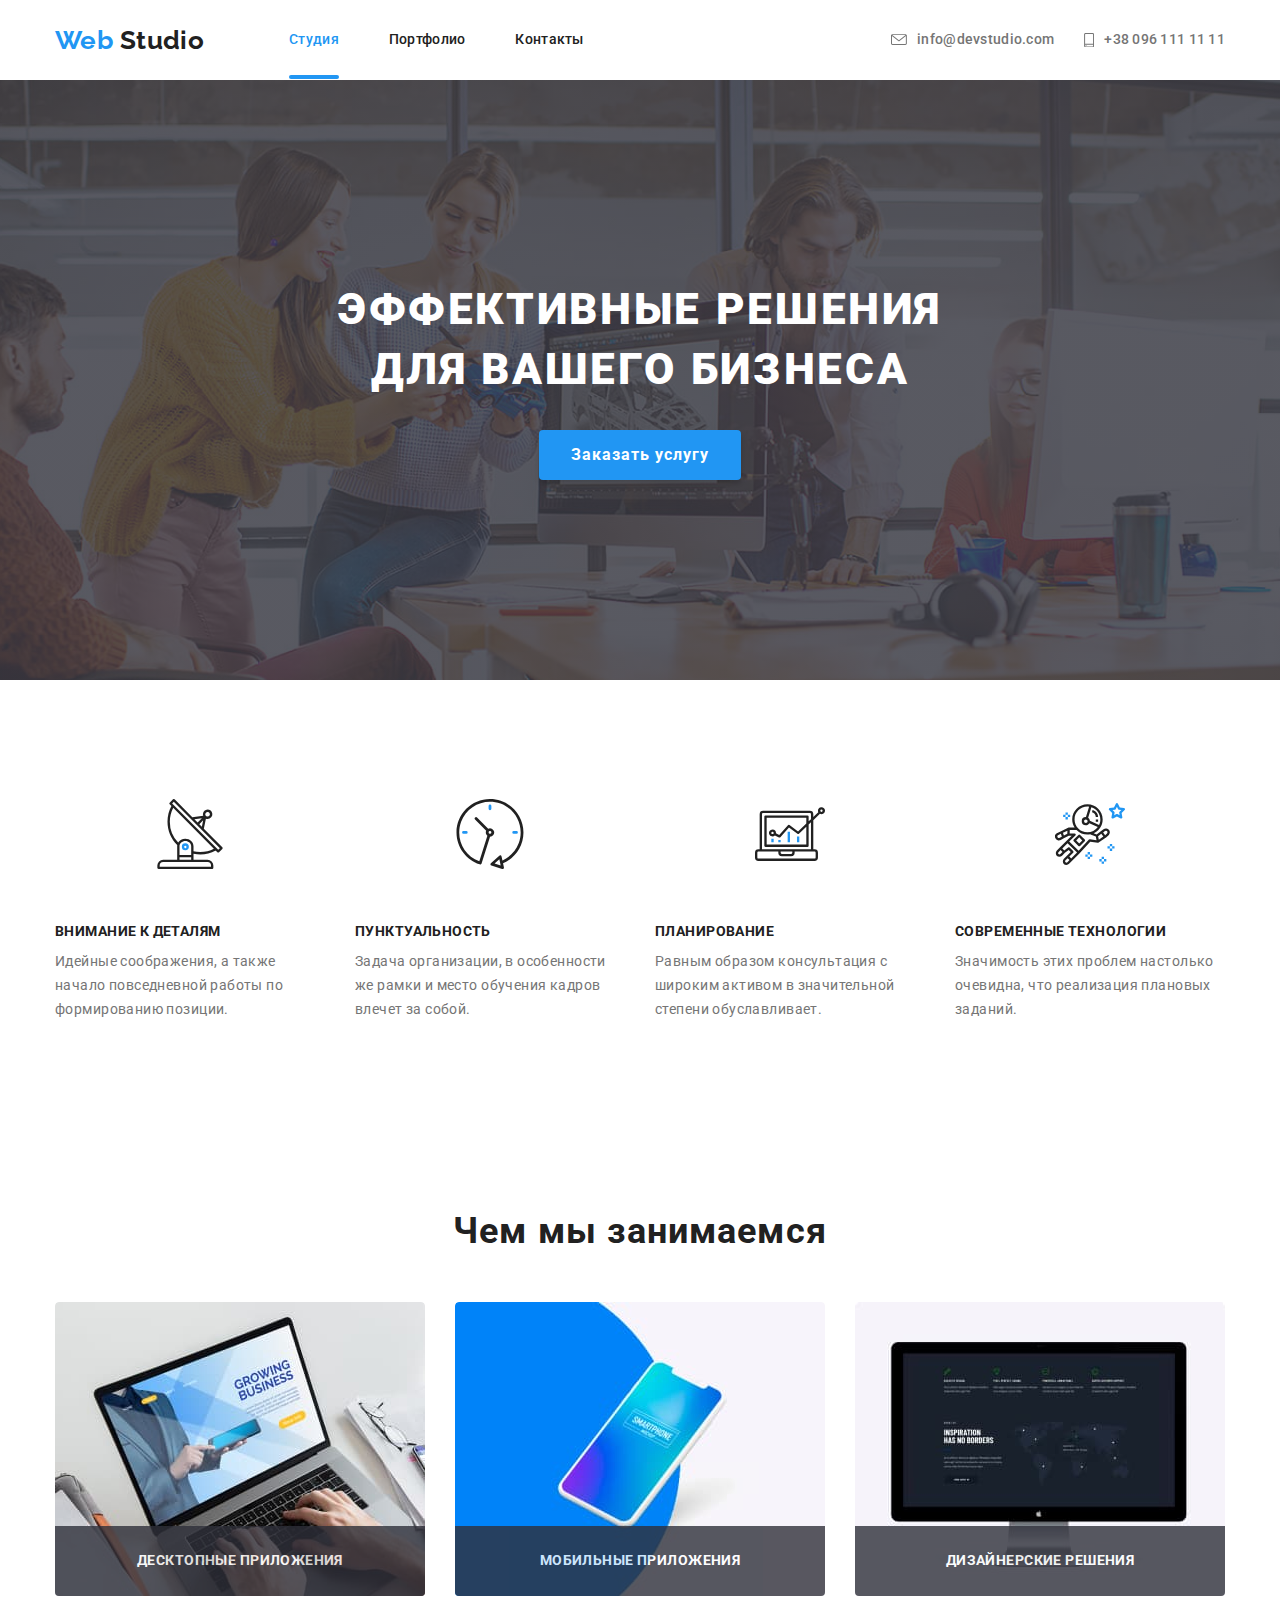
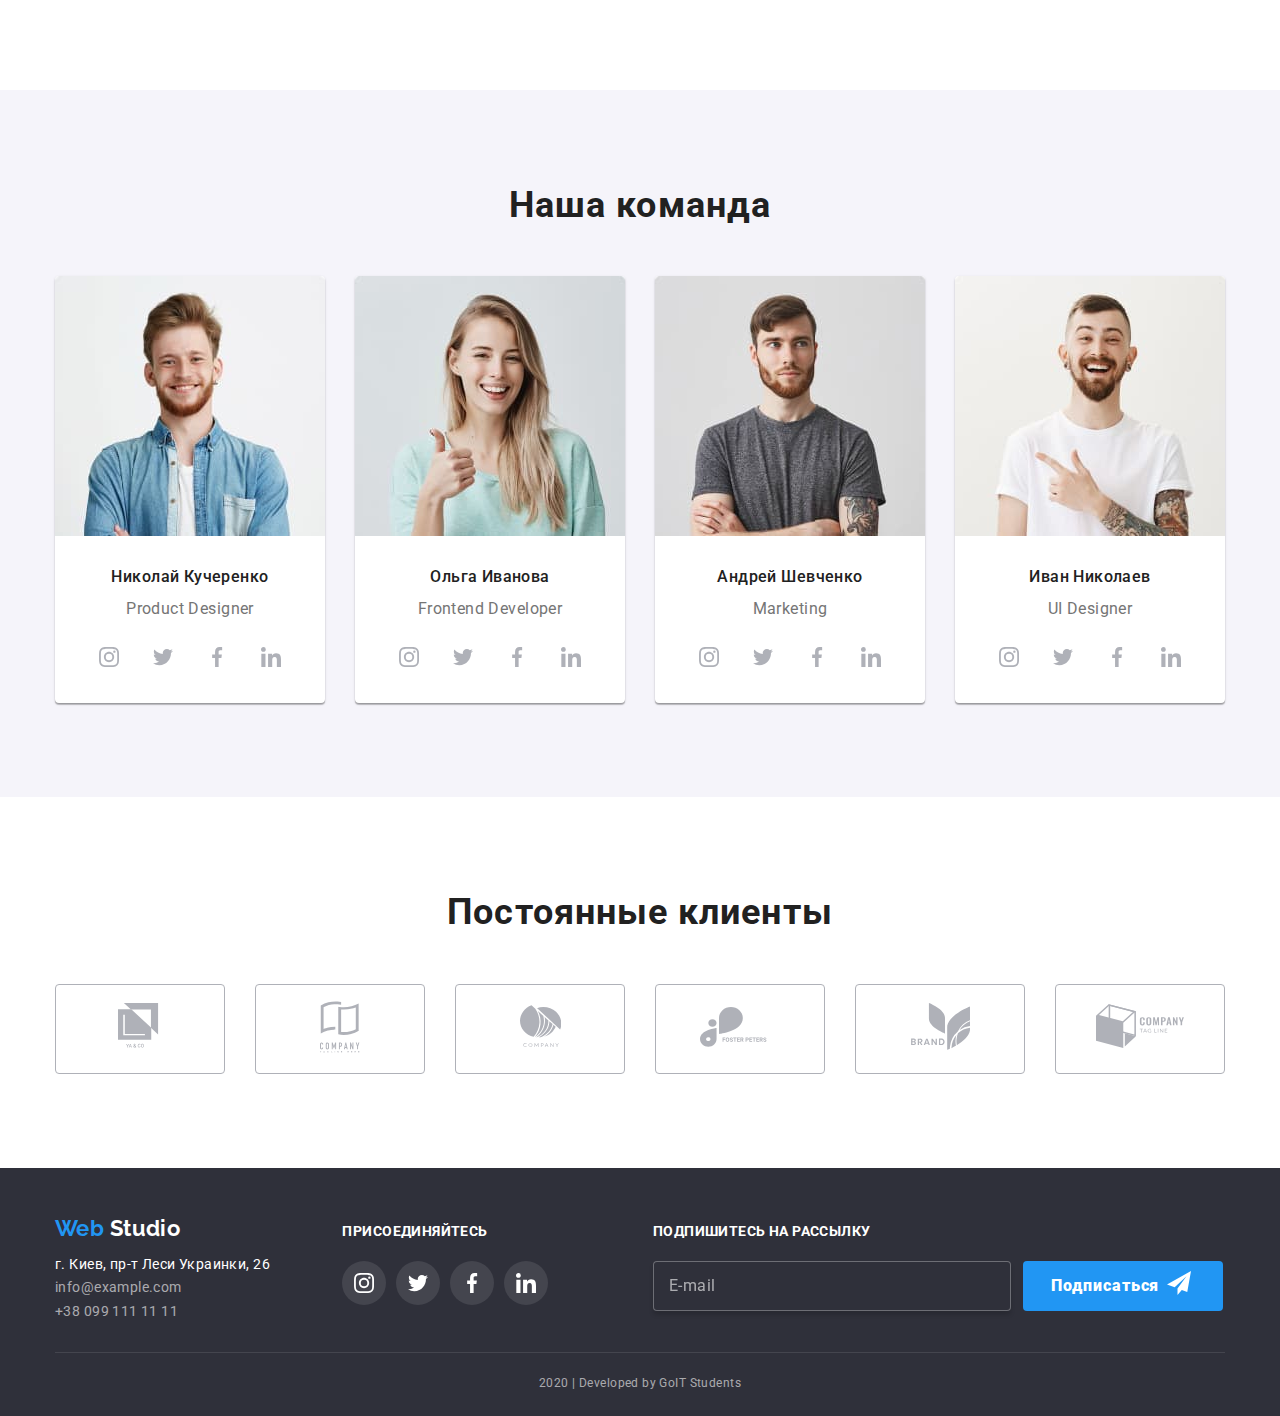
<file: index.html>
<!DOCTYPE html>
<html lang="ru">
  <head>
    <meta charset="UTF-8" />
    <meta name="viewport" content="width=device-width, initial-scale=1.0" />
    <title lang="en">Web Studio</title>
    <link
      href="https://fonts.googleapis.com/css2?family=Raleway:wght@700&family=Roboto:wght@400;500;700;900&display=swap"
      rel="stylesheet"
    />
    <!-- <link
      rel="stylesheet"
      href="https://cdnjs.cloudflare.com/ajax/libs/modern-normalize/0.6.0/modern-normalize.min.css"
    /> -->
    <!-- <link rel="stylesheet" href="./css/styles.css" /> -->
    <link rel="stylesheet" href="./css/main.min.css" />
  </head>

  <body>
    <header class="page-header">
      <div class="container">
        <nav class="main-nav">
          <a href="./index.html" lang="en" class="logo-header"
            ><span class="logo-accent">Web</span> Studio</a
          >

          <menu class="site-menu">
            <li class="site-menu-item">
              <div class="current-page">
                <a href="./index.html" class="site-menu-ref">Студия</a>
              </div>
            </li>
            <li class="site-menu-item">
              <div>
                <a href="./portfolio.html" class="site-menu-ref">Портфолио</a>
              </div>
            </li>
            <li class="site-menu-item">
              <div>
                <a href="" class="site-menu-ref">Контакты</a>
              </div>
            </li>
          </menu>

          <ul class="contacts">
            <li>
              <a href="" class="contacts-ref">
                <!-- <img src="./images/icon-envelope.svg" alt="Почта компании" /> -->
                <svg class="mailto" width="16" height="11.2">
                  <use href="./images/sprite.svg#icon-mailto"></use>
                </svg>
                info@devstudio.com</a
              >
            </li>

            <li>
              <a href="" class="contacts-ref">
                <!-- <img src="./images/smartphone.svg" alt="Телефон компании" /> -->
                <svg class="tel" width="10" height="14.94">
                  <use href="./images/sprite.svg#icon-tel"></use>
                </svg>
                +38 096 111 11 11</a
              >
            </li>
          </ul>
        </nav>
      </div>
    </header>

    <main>
      <!-- Герой-->
      <section>
        <div class="overlay">
          <h1>эффективные решения для вашего бизнеса</h1>
          <button type="button" class="hero-button" data-modal-open>
            Заказать услугу
          </button>
        </div>
      </section>

      <!-- Акценты в работе -->
      <section class="work-accents">
        <div class="container">
          <h2 class="visually-hidden">Акценты в работе</h2>
          <ul>
            <li class="work-card">
              <!-- <img
                src="./images/vector-1.svg"
                height="70"
                alt="Изображение антенны"
              /> -->
              <div class="work-pic">
                <svg>
                  <use href="./images/sprite.svg#icon-vector-1"></use>
                </svg>
              </div>
              <h3>Внимание к деталям</h3>
              <p class="work-accents-p">
                Идейные соображения, а также начало повседневной работы по
                формированию позиции.
              </p>
            </li>
            <li class="work-card">
              <!-- <img
                src="./images/vector-2.svg"
                height="70"
                alt="Изображение с часами"
              /> -->
              <div class="work-pic">
                <svg>
                  <use href="./images/sprite.svg#icon-vector-2"></use>
                </svg>
              </div>
              <h3>Пунктуальность</h3>
              <p class="work-accents-p">
                Задача организации, в особенности же рамки и место обучения
                кадров влечет за собой.
              </p>
            </li>
            <li class="work-card">
              <!-- <img
                src="./images/vector-3.svg"
                height="70"
                alt="Изображение с диаграммой"
              /> -->
              <div class="work-pic">
                <svg>
                  <use href="./images/sprite.svg#icon-vector-3"></use>
                </svg>
              </div>
              <h3>Планирование</h3>
              <p class="work-accents-p">
                Равным образом консультация с широким активом в значительной
                степени обуславливает.
              </p>
            </li>
            <li class="work-card">
              <!-- <img
                src="./images/astronaut.svg"
                height="70"
                alt="Изображение астронавта"
              /> -->
              <div class="work-pic">
                <svg>
                  <use href="./images/sprite.svg#icon-vector-4"></use>
                </svg>
              </div>
              <h3>Современные технологии</h3>
              <p class="work-accents-p">
                Значимость этих проблем настолько очевидна, что реализация
                плановых заданий.
              </p>
            </li>
          </ul>
        </div>
      </section>

      <!-- Чем мы занимаемся -->
      <section class="applications">
        <div class="container">
          <h2>Чем мы занимаемся</h2>
          <ul>
            <li>
              <img src="./images/box-1.jpg" alt="Картинка с ноутбуком" />
              <h3 class="applications-header">Десктопные приложения</h3>
            </li>
            <li>
              <img src="./images/box-2.jpg" alt="Картинка со смартфоном" />
              <h3 class="applications-header">Мобильные приложения</h3>
            </li>
            <li>
              <img src="./images/box-3.jpg" alt="Монитор" />
              <h3 class="applications-header">Дизайнерские решения</h3>
            </li>
          </ul>
        </div>
      </section>

      <!-- Список членов команды -->
      <section class="teampeople">
        <div class="container">
          <h2>Наша команда</h2>
          <ul class="teampeople-list">
            <li class="teampeople-card">
              <img src="./images/img-1.jpg" alt="Симпатяга 1" />
              <h3 lang="en">Николай Кучеренко</h3>
              <p lang="en">Product Designer</p>
              <div class="teampeople-icons-container">
                <ul>
                  <li class="teampeople-icons icon-inst">
                    <a href="" aria-label="Ссылка на Instagram">
                      <svg>
                        <use href="./images/sprite.svg#icon-inst"></use>
                      </svg>
                    </a>
                  </li>
                  <li class="teampeople-icons icon-twitter">
                    <a href="" aria-label="Ссылка на Twitter">
                      <svg>
                        <use href="./images/sprite.svg#icon-twitter"></use>
                      </svg>
                    </a>
                  </li>
                  <li class="teampeople-icons icon-facebook">
                    <a href="" aria-label="Ссылка на Facebook">
                      <svg>
                        <use href="./images/sprite.svg#icon-facebook"></use>
                      </svg>
                    </a>
                  </li>
                  <li class="teampeople-icons icon-linkedin">
                    <a href="" aria-label="Ссылка на LinkedIn">
                      <svg>
                        <use href="./images/sprite.svg#icon-linkedin"></use>
                      </svg>
                    </a>
                  </li>
                </ul>
              </div>
            </li>
            <li class="teampeople-card">
              <img src="./images/img-2.jpg" alt="Симпатяга 2" />
              <h3 lang="en">Ольга Иванова</h3>
              <p lang="en">Frontend Developer</p>
              <ul>
                <div class="teampeople-icons-container">
                  <li class="teampeople-icons icon-inst">
                    <a href="" aria-label="Ссылка на Instagram">
                      <svg>
                        <use href="./images/sprite.svg#icon-inst"></use>
                      </svg>
                    </a>
                  </li>
                  <li class="teampeople-icons icon-twitter">
                    <a href="" aria-label="Ссылка на Twitter">
                      <svg>
                        <use href="./images/sprite.svg#icon-twitter"></use>
                      </svg>
                    </a>
                  </li>
                  <li class="teampeople-icons icon-facebook">
                    <a href="" aria-label="Ссылка на Facebook">
                      <svg>
                        <use href="./images/sprite.svg#icon-facebook"></use>
                      </svg>
                    </a>
                  </li>
                  <li class="teampeople-icons icon-linkedin">
                    <a href="" aria-label="Ссылка на LinkedIn">
                      <svg>
                        <use href="./images/sprite.svg#icon-linkedin"></use>
                      </svg>
                    </a>
                  </li>
                </div>
              </ul>
            </li>
            <li class="teampeople-card">
              <img src="./images/img-3.jpg" alt="Симпатяга 3" />
              <h3 lang="en">Андрей Шевченко</h3>
              <p lang="en">Marketing</p>
              <ul>
                <div class="teampeople-icons-container">
                  <li class="teampeople-icons icon-inst">
                    <a href="" aria-label="Ссылка на Instagram">
                      <svg>
                        <use href="./images/sprite.svg#icon-inst"></use>
                      </svg>
                    </a>
                  </li>
                  <li class="teampeople-icons icon-twitter">
                    <a href="" aria-label="Ссылка на Twitter">
                      <svg>
                        <use href="./images/sprite.svg#icon-twitter"></use>
                      </svg>
                    </a>
                  </li>
                  <li class="teampeople-icons icon-facebook">
                    <a href="" aria-label="Ссылка на Facebook">
                      <svg>
                        <use href="./images/sprite.svg#icon-facebook"></use>
                      </svg>
                    </a>
                  </li>
                  <li class="teampeople-icons icon-linkedin">
                    <a href="" aria-label="Ссылка на LinkedIn">
                      <svg>
                        <use href="./images/sprite.svg#icon-linkedin"></use>
                      </svg>
                    </a>
                  </li>
                </div>
              </ul>
            </li>
            <li class="teampeople-card">
              <img src="./images/img-4.jpg" alt="Симпатяга 4" />
              <h3 lang="en">Иван Николаев</h3>
              <p lang="en">UI Designer</p>
              <ul>
                <div class="teampeople-icons-container">
                  <li class="teampeople-icons icon-inst">
                    <a href="" aria-label="Ссылка на Instagram">
                      <svg>
                        <use href="./images/sprite.svg#icon-inst"></use>
                      </svg>
                    </a>
                  </li>
                  <li class="teampeople-icons icon-twitter">
                    <a href="" aria-label="Ссылка на Twitter">
                      <svg>
                        <use href="./images/sprite.svg#icon-twitter"></use>
                      </svg>
                    </a>
                  </li>
                  <li class="teampeople-icons icon-facebook">
                    <a href="" aria-label="Ссылка на Facebook">
                      <svg>
                        <use href="./images/sprite.svg#icon-facebook"></use>
                      </svg>
                    </a>
                  </li>
                  <li class="teampeople-icons icon-linkedin">
                    <a href="" aria-label="Ссылка на LinkedIn">
                      <svg>
                        <use href="./images/sprite.svg#icon-linkedin"></use>
                      </svg>
                    </a>
                  </li>
                </div>
              </ul>
            </li>
          </ul>
        </div>
      </section>

      <!-- Постоянные клиенты -->
      <section class="clients">
        <div class="container">
          <h2 class="clients-header">Постоянные клиенты</h2>
          <ul class="clients-list">
            <li class="clients-card">
              <a class="clients-link" href="">
                <!-- <img src="./images/logo-1.svg" alt="1" /> -->
                <svg class="clients-logo logo-1">
                  <use href="./images/sprite.svg#icon-logo-1"></use>
                </svg>
              </a>
            </li>
            <li class="clients-card">
              <a class="clients-link" href="">
                <!-- <img src="./images/logo-2.svg" alt="2" /> -->
                <svg class="clients-logo logo-2">
                  <use href="./images/sprite.svg#icon-logo-2"></use>
                </svg>
              </a>
            </li>
            <li class="clients-card">
              <a class="clients-link" href="">
                <!-- <img src="./images/logo-3.svg" alt="3" /> -->
                <svg class="clients-logo logo-3">
                  <use href="./images/sprite.svg#icon-logo-3"></use>
                </svg>
              </a>
            </li>
            <li class="clients-card">
              <a class="clients-link" href="">
                <!-- <img src="./images/logo-4.svg" alt="4" /> -->
                <svg class="clients-logo logo-4">
                  <use href="./images/sprite.svg#icon-logo-4"></use>
                </svg>
              </a>
            </li>
            <li class="clients-card">
              <a class="clients-link" href="">
                <!-- <img src="./images/logo-5.svg" alt="5" /> -->
                <svg class="clients-logo logo-5">
                  <use href="./images/sprite.svg#icon-logo-5"></use>
                </svg>
              </a>
            </li>
            <li class="clients-card">
              <a class="clients-link" href="">
                <!-- <img src="./images/logo-6.svg" alt="6" /> -->
                <svg class="clients-logo logo-6">
                  <use href="./images/sprite.svg#icon-logo-6"></use>
                </svg>
              </a>
            </li>
          </ul>
        </div>
      </section>
    </main>

    <!-- Модальное окно -->
    <div class="backdrop is-hidden" data-modal>
      <div class="modal">
        <button class="button-close" data-modal-close>
          <svg class="icon-close">
            <use href="./images/sprite.svg#icon-close"></use>
          </svg>
        </button>
        <p>Оставьте свои данные, мы вам перезвоним</p>
        <form class="form client-form" autocomplete="off">
          <label class="form-field">
            <input class="form-input" type="text" name="name" placeholder=" " />
            <span class="form-label" for="name">Имя</span>
            <span class="client-form-icon"
              ><svg class="form-icon" width="12" height="12">
                <use href="./images/sprite.svg#form-icon-1"></use>
              </svg>
            </span>
          </label>

          <label class="form-field">
            <input class="form-input" type="tel" name="tel" placeholder=" " />
            <span class="form-label" for="tel">Телефон</span>
            <span class="client-form-icon"
              ><svg class="form-icon" width="18" height="18">
                <use href="./images/sprite.svg#form-icon-2"></use>
              </svg>
            </span>
          </label>

          <label class="form-field">
            <input
              class="form-input"
              type="mailto"
              name="mail"
              placeholder=" "
            />
            <span class="form-label" for="mail">Почта</span>
            <span class="client-form-icon"
              ><svg class="form-icon" width="17" height="12">
                <use href="./images/sprite.svg#form-icon-3"></use>
              </svg>
            </span>
          </label>

          <label class="form-field">
            <textarea
              class="form-textarea"
              name="comment"
              placeholder=" "
            ></textarea>
            <span class="form-label-textarea" for="comment">Комментарий</span>
          </label>

          <label class="form-field label">
            <input
              class="checkbox visually-hidden"
              class="form-input"
              type="checkbox"
              name="policy"
              value="accept_policy"
            />
            <span class="form-icon-check"></span>
            <span class="form-label-policy" for="policy"
              >Соглашаюсь с рассылкой и принимаю
              <a href="">Условия договора</a></span
            >
          </label>
          <button type="submit">Отправить</button>
        </form>
      </div>
    </div>

    <!-- Футер -->
    <footer class="page-footer">
      <div class="container">
        <div class="studio-info">
          <a href="./index.html" lang="en" class="logo-footer"
            ><span class="logo-accent">Web</span> Studio</a
          >
          <address>
            <ul>
              <li class="footer-address">
                <a href="">г. Киев, пр-т Леси Украинки, 26</a>
              </li>
              <li class="footer-address-box">
                <a href="">info@example.com</a>
              </li>
              <li class="footer-address-box">
                <a href="">+38 099 111 11 11</a>
              </li>
            </ul>
          </address>
        </div>

        <!-- Ссылки на соцсети -->
        <div class="social-links">
          <b>присоединяйтесь</b>
          <ul class="footer-social-links">
            <li class="social-links-icons">
              <a href="" aria-label="Ссылка на Instagram">
                <svg>
                  <use href="./images/sprite.svg#icon-inst"></use>
                </svg>
              </a>
            </li>
            <li class="social-links-icons icon-twitter-f">
              <a href="" aria-label="Ссылка на Twitter">
                <svg>
                  <use href="./images/sprite.svg#icon-twitter"></use>
                </svg>
              </a>
            </li>
            <li class="social-links-icons icon-facebook-f">
              <a href="" aria-label="Ссылка на Facebook">
                <svg>
                  <use href="./images/sprite.svg#icon-facebook"></use>
                </svg>
              </a>
            </li>
            <li class="social-links-icons icon-linkedin-f">
              <a href="" aria-label="Ссылка на LinkedIn">
                <svg>
                  <use href="./images/sprite.svg#icon-linkedin"></use>
                </svg>
              </a>
            </li>
          </ul>
        </div>

        <!-- Подписка -->
        <div class="subscription">
          <b>Подпишитесь на рассылку</b>
          <form class="subscr-input" for="">
            <input
              type="mailto"
              class="email"
              placeholder=" "
              name="subscr-input"
            />
            <label class="email-label">E-mail</label>
            <button type="button" class="mail-button">
              Подписаться
              <svg width="24" height="24">
                <use href="./images/sprite.svg#icon-send"></use>
              </svg>
            </button>
          </form>
        </div>

        <!-- </div> -->
        <p class="footer-developed">2020 | Developed by GoIT Students</p>
      </div>
    </footer>

    <!-- Вспомогательный скрипт-->
    <script>
      const refs = {
        openModalBtn: document.querySelector("[data-modal-open]"),
        closeModalBtn: document.querySelector("[data-modal-close]"),
        modal: document.querySelector("[data-modal]"),
      };

      refs.openModalBtn.addEventListener("click", toggleModal);
      refs.closeModalBtn.addEventListener("click", toggleModal);

      function toggleModal() {
        refs.modal.classList.toggle("is-hidden");
      }
    </script>
    <script>
      (() => {
        document
          .querySelector(".js-speaker-form")
          .addEventListener("submit", (e) => {
            e.preventDefault();

            new FormData(e.currentTarget).forEach((value, name) =>
              console.log(`${name}: ${value}`)
            );

            e.currentTarget.reset();
          });
      })();
    </script>
  </body>
</html>
</file>
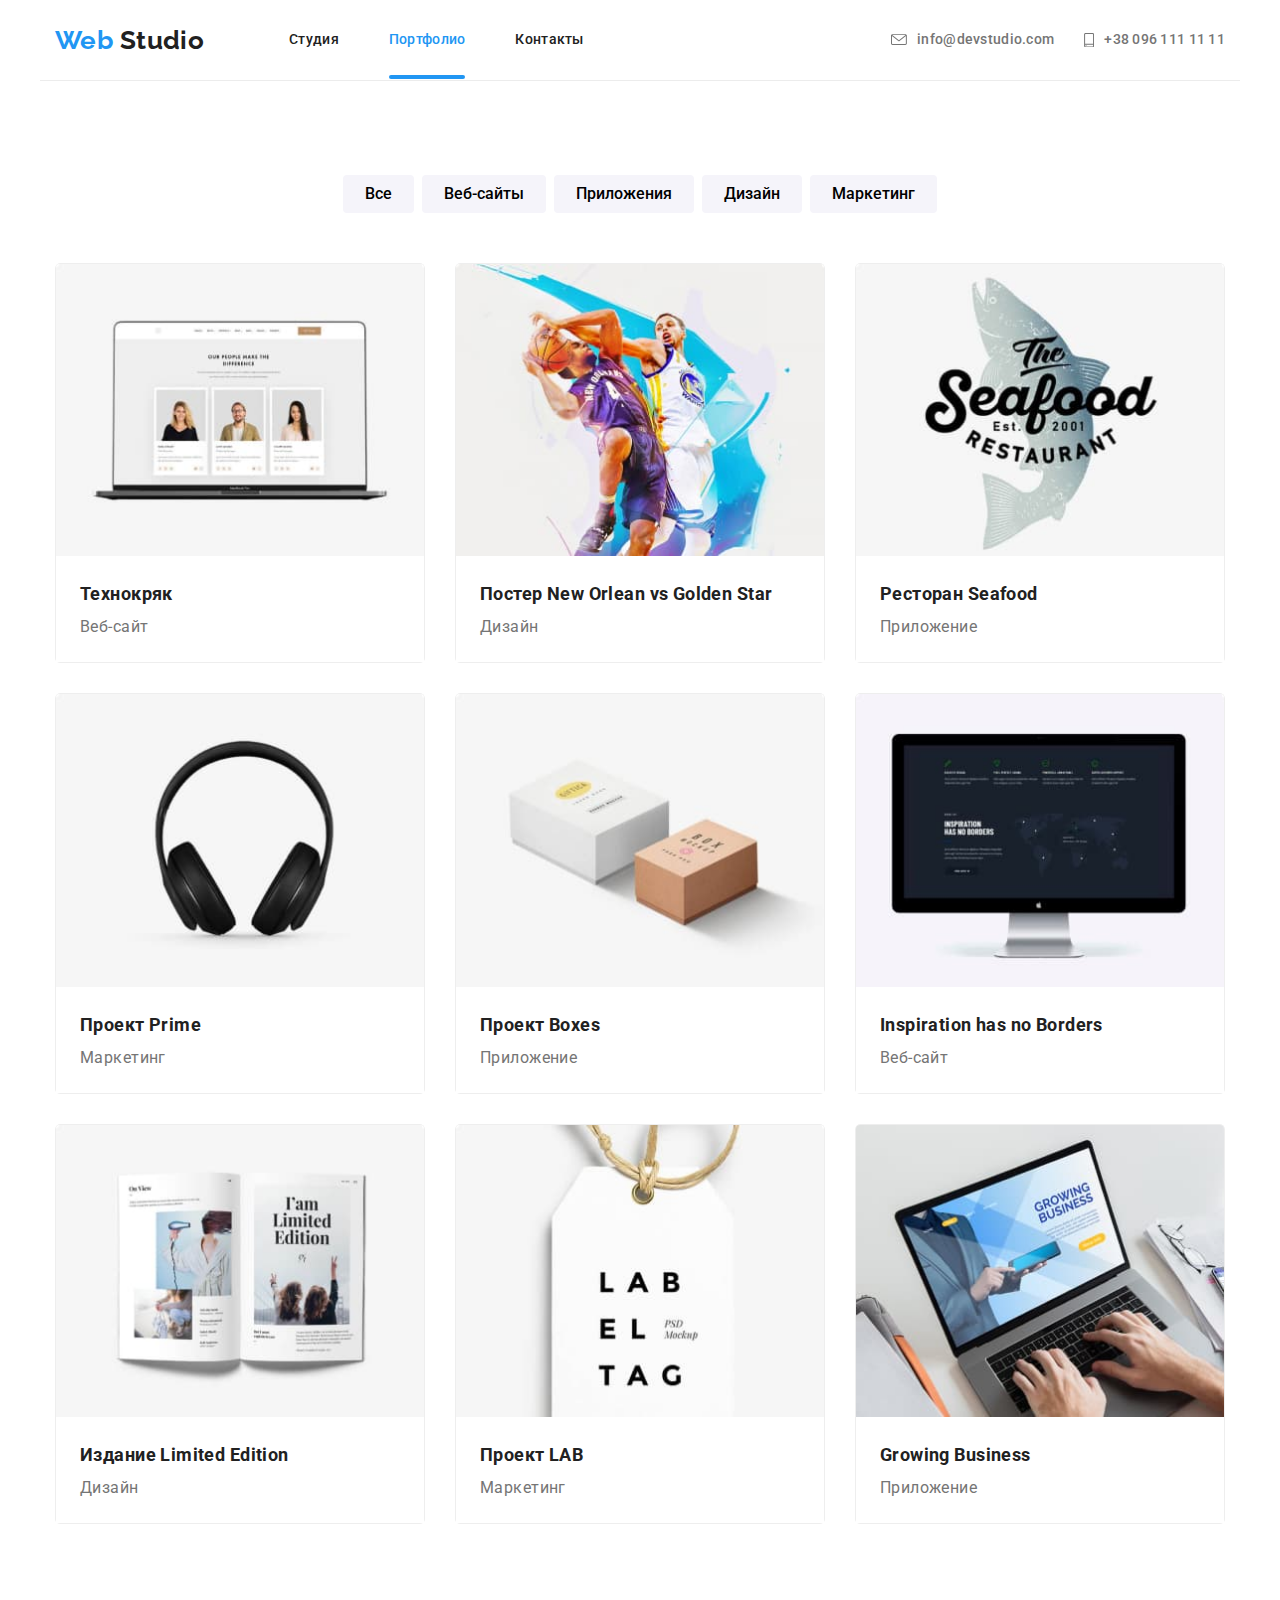
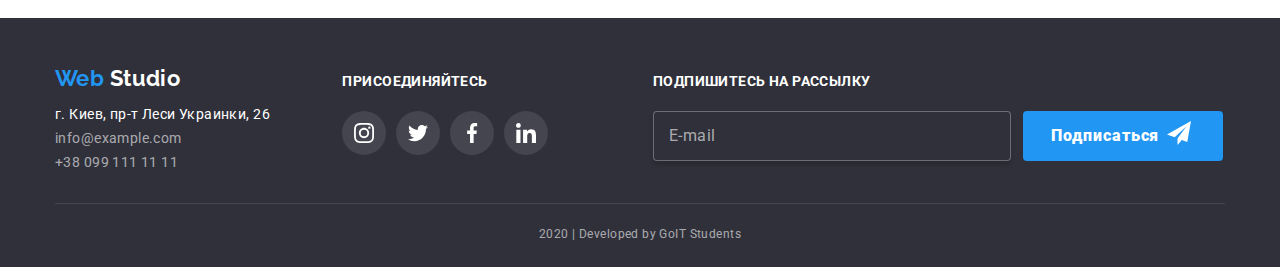
<file: portfolio.html>
<!DOCTYPE html>
<html lang="ru">
  <head>
    <meta charset="UTF-8" />
    <meta name="viewport" content="width=device-width, initial-scale=1.0" />
    <title lang="en">Web Studio</title>
    <link
      href="https://fonts.googleapis.com/css2?family=Raleway:wght@700&family=Roboto:wght@400;500;700;900&display=swap"
      rel="stylesheet"
    />
    <!-- <link
      rel="stylesheet"
      href="https://cdnjs.cloudflare.com/ajax/libs/modern-normalize/0.6.0/modern-normalize.min.css"
    /> -->
    <!-- <link rel="stylesheet" href="./css/styles.css" /> -->
    <link rel="stylesheet" href="./css/portfolio.min.css" />
  </head>

  <body>
    <header class="page-header">
      <div class="container header">
        <nav class="main-nav">
          <a href="./index.html" lang="en" class="logo-header"
            ><span class="logo-accent">Web</span> Studio</a
          >

          <menu class="site-menu">
            <li class="site-menu-item">
              <div><a href="./index.html" class="site-menu-ref">Студия</a></div>
            </li>
            <li class="site-menu-item">
              <div class="current-page">
                <a href="./portfolio.html" class="site-menu-ref">Портфолио</a>
              </div>
            </li>
            <li class="site-menu-item">
              <div>
                <a href="" class="site-menu-ref">Контакты</a>
              </div>
            </li>
          </menu>

          <ul class="contacts">
            <li>
              <a href="" class="contacts-ref">
                <!-- <img src="./images/envelope-hover.svg" alt="Почта компании" /> -->
                <svg class="mailto" width="16" height="11.2">
                  <use href="./images/sprite.svg#icon-mailto"></use>
                </svg>
                info@devstudio.com</a
              >
            </li>

            <li>
              <a href="" class="contacts-ref">
                <!-- <img src="./images/smartphone.svg" alt="Телефон компании" /> -->
                <svg class="tel" width="10" height="14.94">
                  <use href="./images/sprite.svg#icon-tel"></use>
                </svg>
                +38 096 111 11 11</a
              >
            </li>
          </ul>
        </nav>
      </div>
    </header>
    <main>
      <section class="portfolio-works">
        <div class="container">
          <h1 class="visually-hidden">Портфолио работ</h1>
          <menu class="portfolio-navigation">
            <li class="portfolio-navigation-item">
              <button type="button">Все</button>
            </li>
            <li class="portfolio-navigation-item">
              <button type="button">Веб-сайты</button>
            </li>
            <li class="portfolio-navigation-item">
              <button type="button">Приложения</button>
            </li>
            <li class="portfolio-navigation-item">
              <button type="button">Дизайн</button>
            </li>
            <li class="portfolio-navigation-item">
              <button type="button">Маркетинг</button>
            </li>
          </menu>
          <ul class="portfolio-works-list">
            <li class="portfolio-works-list-item">
              <a class="works-ref" href="">
                <div class="portfolio-works-pic">
                  <img
                    src="./images/pr-1.jpg"
                    alt="Изображение ноутбука"
                    class="portfolio-works-image"
                  />
                  <p class="hover-text">
                    <span
                      >Технокряк это современная площадка распространения
                      коронавируса. Компании используют эту платформу для
                      цифрового шпионажа и атак на защищённые сервера
                      конкурентов.</span
                    >
                  </p>
                </div>
                <div class="portfolio-works-info">
                  <h2>Технокряк</h2>
                  <p class="portfolio-works-p">Веб-сайт</p>
                </div>
              </a>
            </li>
            <li class="portfolio-works-list-item">
              <a class="works-ref" href="">
                <div class="portfolio-works-pic">
                  <img
                    src="./images/pr-2.jpg"
                    alt="Новый Орлеан, Золотые Звезды"
                    class="portfolio-works-image"
                  />
                  <p class="hover-text">
                    <span
                      >Технокряк это современная площадка распространения
                      коронавируса. Компании используют эту платформу для
                      цифрового шпионажа и атак на защищённые сервера
                      конкурентов.</span
                    >
                  </p>
                </div>

                <div class="portfolio-works-info">
                  <h2>Постер New Orlean vs Golden Star</h2>
                  <p class="portfolio-works-p">Дизайн</p>
                </div>
              </a>
            </li>
            <li class="portfolio-works-list-item">
              <a class="works-ref" href="">
                <div class="portfolio-works-pic">
                  <img
                    src="./images/pr-3.jpg"
                    alt="Ресторан"
                    class="portfolio-works-image"
                  />
                  <p class="hover-text">
                    <span
                      >Технокряк это современная площадка распространения
                      коронавируса. Компании используют эту платформу для
                      цифрового шпионажа и атак на защищённые сервера
                      конкурентов.</span
                    >
                  </p>
                </div>
                <div class="portfolio-works-info">
                  <h2>Ресторан Seafood</h2>
                  <p class="portfolio-works-p">Приложение</p>
                </div>
              </a>
            </li>
            <li class="portfolio-works-list-item">
              <a class="works-ref" href="">
                <div class="portfolio-works-pic">
                  <img
                    src="./images/pr-4.jpg"
                    alt="Проект Прайм"
                    class="portfolio-works-image"
                  />
                  <p class="hover-text">
                    <span
                      >Технокряк это современная площадка распространения
                      коронавируса. Компании используют эту платформу для
                      цифрового шпионажа и атак на защищённые сервера
                      конкурентов.</span
                    >
                  </p>
                </div>
                <div class="portfolio-works-info">
                  <h2>Проект Prime</h2>
                  <p class="portfolio-works-p">Маркетинг</p>
                </div>
              </a>
            </li>
            <li class="portfolio-works-list-item">
              <a class="works-ref" href="">
                <div class="portfolio-works-pic">
                  <img
                    src="./images/pr-5.jpg"
                    alt="Проект Боксез"
                    class="portfolio-works-image"
                  />
                  <p class="hover-text">
                    <span
                      >Технокряк это современная площадка распространения
                      коронавируса. Компании используют эту платформу для
                      цифрового шпионажа и атак на защищённые сервера
                      конкурентов.</span
                    >
                  </p>
                </div>
                <div class="portfolio-works-info">
                  <h2>Проект Boxes</h2>
                  <p class="portfolio-works-p">Приложение</p>
                </div>
              </a>
            </li>
            <li class="portfolio-works-list-item">
              <a class="works-ref" href="">
                <div class="portfolio-works-pic">
                  <img
                    src="./images/box-3.jpg"
                    alt="Веб-сайт"
                    class="portfolio-works-image"
                  />
                  <p class="hover-text">
                    <span
                      >Технокряк это современная площадка распространения
                      коронавируса. Компании используют эту платформу для
                      цифрового шпионажа и атак на защищённые сервера
                      конкурентов.</span
                    >
                  </p>
                </div>
                <div class="portfolio-works-info">
                  <h2>Inspiration has no Borders</h2>
                  <p class="portfolio-works-p">Веб-сайт</p>
                </div>
              </a>
            </li>
            <li class="portfolio-works-list-item">
              <a class="works-ref" href="">
                <div class="portfolio-works-pic">
                  <img
                    src="./images/pr-7.jpg"
                    alt="Журнал по дизайну"
                    class="portfolio-works-image"
                  />
                  <p class="hover-text">
                    <span
                      >Технокряк это современная площадка распространения
                      коронавируса. Компании используют эту платформу для
                      цифрового шпионажа и атак на защищённые сервера
                      конкурентов.</span
                    >
                  </p>
                </div>
                <div class="portfolio-works-info">
                  <h2>Издание Limited Edition</h2>
                  <p class="portfolio-works-p">Дизайн</p>
                </div>
              </a>
            </li>
            <li class="portfolio-works-list-item">
              <a class="works-ref" href="">
                <div class="portfolio-works-pic">
                  <img
                    src="./images/pr-8.jpg"
                    alt="Изображение этикетки"
                    class="portfolio-works-image"
                  />
                  <p class="hover-text">
                    <span
                      >Технокряк это современная площадка распространения
                      коронавируса. Компании используют эту платформу для
                      цифрового шпионажа и атак на защищённые сервера
                      конкурентов.</span
                    >
                  </p>
                </div>
                <div class="portfolio-works-info">
                  <h2>Проект LAB</h2>
                  <p class="portfolio-works-p">Маркетинг</p>
                </div>
              </a>
            </li>
            <li class="portfolio-works-list-item">
              <a class="works-ref" href="">
                <div class="portfolio-works-pic">
                  <img
                    src="./images/box-1.jpg"
                    alt="Изображение ноутбука"
                    class="portfolio-works-image"
                  />
                  <p class="hover-text">
                    <span
                      >Технокряк это современная площадка распространения
                      коронавируса. Компании используют эту платформу для
                      цифрового шпионажа и атак на защищённые сервера
                      конкурентов.</span
                    >
                  </p>
                </div>
                <div class="portfolio-works-info">
                  <h2>Growing Business</h2>
                  <p class="portfolio-works-p">Приложение</p>
                </div>
              </a>
            </li>
          </ul>
        </div>
      </section>
    </main>
    <!-- Футер -->
    <footer class="page-footer">
      <div class="container">
        <div class="studio-info">
          <a href="./index.html" lang="en" class="logo-footer"
            ><span class="logo-accent">Web</span> Studio</a
          >
          <address>
            <ul>
              <li class="footer-address">
                <a href="">г. Киев, пр-т Леси Украинки, 26</a>
              </li>
              <li class="footer-address-box">
                <a href="">info@example.com</a>
              </li>
              <li class="footer-address-box">
                <a href="">+38 099 111 11 11</a>
              </li>
            </ul>
          </address>
        </div>
        <!-- Ссылки на соцсети -->
        <div class="social-links">
          <b>присоединяйтесь</b>
          <ul class="footer-social-links">
            <li class="social-links-icons">
              <a href="" aria-label="Ссылка на Instagram">
                <svg>
                  <use href="./images/sprite.svg#icon-inst"></use>
                </svg>
              </a>
            </li>
            <li class="social-links-icons icon-twitter-f">
              <a href="" aria-label="Ссылка на Twitter">
                <svg>
                  <use href="./images/sprite.svg#icon-twitter"></use>
                </svg>
              </a>
            </li>
            <li class="social-links-icons icon-facebook-f">
              <a href="" aria-label="Ссылка на Facebook">
                <svg>
                  <use href="./images/sprite.svg#icon-facebook"></use>
                </svg>
              </a>
            </li>
            <li class="social-links-icons icon-linkedin-f">
              <a href="" aria-label="Ссылка на LinkedIn">
                <svg>
                  <use href="./images/sprite.svg#icon-linkedin"></use>
                </svg>
              </a>
            </li>
          </ul>
        </div>
        <!-- Подписка -->
        <div class="subscription">
          <b>Подпишитесь на рассылку</b>
          <form class="subscr-input" for="">
            <input
              type="mailto"
              class="email"
              placeholder=" "
              name="subscr-input"
            />
            <label class="email-label">E-mail</label>
            <button type="button" class="mail-button">
              Подписаться
              <svg width="24" height="24">
                <use href="./images/sprite.svg#icon-send"></use>
              </svg>
            </button>
          </form>
        </div>
        <p class="footer-developed">2020 | Developed by GoIT Students</p>
      </div>
    </footer>
  </body>
</html>
</file>
<file: css/styles.css>
:root {
  --primary-text-color: #212121;
  --ordinary-text-color: #757575;
  --title-text-color: #ffffff;
  --accent-color: #2196f3;
  --background-work-icon-color: #e5e5e5;
  --footer-text-color: rgba(255, 255, 255, 0.6);
  --background-text-color: rgba(33, 150, 243, 0.9);
  --background-footer-color: #2f303a;
  --background-blocks-color: #f5f4fa;
  --svg-color: #afb1b8;

  --tr-duration: 250ms;
  --timing-fn: cubic-bezier(0.4, 0, 0.2, 1);
}

body {
  font-family: Roboto, serif;
  font-weight: 400;
  font-size: 14px;
  line-height: 1.14;
  letter-spacing: 0.03em;
  color: var(--primary-text-color);
}

.container {
  margin-left: auto;
  margin-right: auto;
  width: 1200px;
  padding-left: 15px;
  padding-right: 15px;
}

img {
  display: block;
  max-width: 100%;
  height: auto;
}

h2,
ul,
menu,
p {
  margin-top: 0;
  margin-bottom: 0;
  padding-left: 0;
}

a {
  color: var(--primary-text-color);
}

ul,
menu {
  list-style: none;
}

.visually-hidden {
  position: absolute;
  width: 1px;
  height: 1px;
  margin: -1px;
  border: 0px;
  padding: 0px;
  clip: rect(0 0 0 0);
  overflow: hidden;
}

/* Logo */

.logo-header {
  margin-right: 85px;
}

.logo-header,
.logo-footer {
  font-family: Raleway, sans-serif;
  font-weight: 700;
  font-size: 26px;
  line-height: 1.19;
  text-decoration: none;
}

.logo-accent {
  color: #2196f3;
}

.logo-footer {
  margin-bottom: 10px;
  font-size: 22px;
  line-height: 1.18;
  color: var(--title-text-color);
}

/* Хедер*/

.header {
  border-bottom: 1px solid #ececec;
}

.main-nav {
  display: flex;
  align-items: center;
}

.site-menu {
  display: flex;
  align-items: center;

  font-weight: 500;
  letter-spacing: 0.02em;
}

.site-menu-item {
  position: relative;
}

.site-menu-item:not(:last-child) {
  margin-right: 50px;
}

.site-menu-ref {
  position: relative;
  /* display: block; */
}

.current-page .site-menu-ref {
  color: var(--accent-color);
}

.current-page .site-menu-ref:after {
  position: absolute;
  bottom: 0;

  display: block;
  content: "";
  width: 100%;
  height: 4px;
  border-radius: 2px;

  background-color: var(--accent-color);
}

.contacts {
  display: inline-flex;
  margin-left: auto;

  font-weight: 500;
  letter-spacing: 0.02em;
}

.contacts li + li {
  margin-left: 30px;
}

p,
.contacts-ref {
  color: var(--ordinary-text-color);
}

.site-menu-ref,
.contacts-ref {
  padding-top: 32px;
  padding-bottom: 32px;
  text-decoration: none;
  transition: color var(--tr-duration) var(--timing-fn);
}

.site-menu-ref:hover,
.contacts-ref:hover,
.site-menu-ref:focus,
.contacts-ref:focus {
  color: var(--accent-color);
}

.contacts-ref {
  display: flex;
  align-items: center;
}

.mailto,
.tel {
  margin-right: 10px;

  fill: currentColor;
}

.contacts li:hover {
  fill: var(--accent-color);
}

/* Герой */

.overlay {
  max-width: 1600px;
  height: 600px;
  margin-left: auto;
  margin-right: auto;
  background-image: linear-gradient(
      to right,
      rgba(47, 48, 58, 0.8),
      rgba(47, 48, 58, 0.8)
    ),
    url(../images/header.png);
  background-position: center;
  /* background-repeat: no-repeat; */
  /* background-size: cover; */
}

h1 {
  margin: 0 auto 30px;
  padding-top: 200px;

  color: var(--title-text-color);
  font-weight: 900;
  font-size: 44px;
  line-height: 1.36;
  text-align: center;
  letter-spacing: 0.06em;
  text-transform: uppercase;
}

.overlay > h1 {
  width: 650px;
}

.hero-button {
  display: flex;
  margin-left: auto;
  margin-right: auto;
  padding: 10px 32px;
  align-items: center;

  color: var(--title-text-color);
  background-color: var(--accent-color);
  box-shadow: 0px 4px 4px rgba(0, 0, 0, 0.15);
  border-radius: 4px;
  border: none;

  font-weight: 700;
  font-size: 16px;
  line-height: 1.88;
  letter-spacing: 0.06em;
  cursor: pointer;
}

/* Work */

.work-accents {
  padding-top: 94px;
  padding-bottom: 94px;
}

.work-accents ul {
  display: flex;
  justify-content: space-between;
  padding-left: 0;
}

.work-accents li {
  width: calc((100% - 3 * 30px) / 4);
}

.work-pic {
  display: flex;
  width: 100%;
  height: 120px;
  align-items: center;
  justify-content: center;
  border-radius: 4px;
  background-color: var(--background-work-icon-color);
}
.work-card svg {
  display: flex;
  width: 70px;
  height: 70px;
  background-repeat: no-repeat;
  background-position: center;
}

/* .work-card:before {
  display: block;
  content: "";
  height: 120px;
  background-size: 70px 70px;
  background-repeat: no-repeat;
  background-position: center;

  background-color: var(--background-work-icon-color);
  border-radius: 4px;
} */

/* .work-card:hover:before {
  background-color: var(--accent-color);
} */

.work-accents h3 {
  margin-top: 30px;
  margin-bottom: 10px;

  font-size: inherit;
  line-height: inherit;
  text-transform: uppercase;
}

.work-accents-p {
  line-height: 1.71;
  letter-spacing: 0.03em;
}

/* Чем мы занимаемся */

.applications {
  padding-top: 94px;
  padding-bottom: 94px;
}

.applications h2 {
  margin-bottom: 50px;
}

.applications h2,
.teampeople h2,
.clients h2 {
  font-weight: 700;
  font-size: 36px;
  line-height: 1.17;
  text-align: center;
  letter-spacing: 0.03em;
}

.applications ul {
  display: flex;
  justify-content: space-between;
  padding-left: 0;
}

.applications li {
  position: relative;
  width: 370px;
  display: flex;
  flex-direction: column;

  border-radius: 4px;
  overflow: hidden;
}

.applications img {
  border-top-left-radius: 4px;
  border-top-right-radius: 4px;
  overflow: hidden;
}

.applications-header {
  position: absolute;
  bottom: 0;
  width: 100%;

  margin-top: 0;
  margin-bottom: 0;
  padding-top: 27px;
  padding-bottom: 27px;

  color: var(--title-text-color);
  opacity: 0.8;
  background-color: var(--background-footer-color);

  font-size: inherit;
  font-weight: 700;
  text-align: center;
  letter-spacing: 0.03em;
  text-transform: uppercase;
}

/* Наша команда */

.teampeople {
  padding-top: 94px;
  padding-bottom: 94px;

  background-color: var(--background-blocks-color);
}

.teampeople h2 {
  margin-bottom: 50px;
}

.teampeople ul {
  display: flex;
  justify-content: space-between;
  padding-left: 0;
}

.teampeople-card {
  width: calc((100% - 3 * 30px) / 4);
  padding-bottom: 24px;
  background: #ffffff;
  box-shadow: 0px 2px 1px rgba(0, 0, 0, 0.2), 0px 1px 1px rgba(0, 0, 0, 0.14),
    0px 1px 3px rgba(0, 0, 0, 0.12);
  border-radius: 4px;
  overflow: hidden;
}

.teampeople-card img {
  border-top-left-radius: 4px;
  border-top-right-radius: 4px;
  overflow: hidden;
}

.teampeople h3 {
  margin-top: 30px;
  margin-bottom: 10px;
}

.teampeople h3,
.teampeople p {
  font-size: 16px;
  line-height: 1.36;
  text-align: center;
}

.teampeople p {
  margin-bottom: 16px;
}

.teampeople h3 {
  font-weight: 500;
}

.teampeople-icons-container {
  display: flex;
  justify-content: space-between;
  margin: 0 32px;
}

.teampeople-icons {
  width: 44px;
  height: 44px;
  display: flex;
  justify-content: center;
  align-items: center;
  border-radius: 50%;

  background-color: transparent;
  fill: var(--svg-color);
  transition: background-color var(--tr-duration) var(--timing-fn),
    fill var(--tr-duration) var(--timing-fn);
}

.teampeople-icons:not(:last-child) {
  margin-right: 10px;
}

.teampeople-icons > a {
  fill: inherit;
}

.teampeople-icons svg {
  width: 20px;
  height: 20px;
  display: flex;
  justify-content: center;
  align-items: center;
}

.teampeople-icons:hover,
.teampeople-icons:focus {
  background-color: var(--accent-color);
  fill: var(--title-text-color);
  cursor: pointer;
}

/* Постоянные клиенты */

.clients {
  padding-top: 94px;
  padding-bottom: 94px;
}

.clients-header {
  margin-bottom: 50px;
}

.clients-list {
  display: flex;
  justify-content: space-between;
  padding-left: 0;
}

.clients-card {
  width: 170px;
  height: 90px;
  display: flex;
  justify-content: center;
  align-items: center;

  border: 1px solid var(--svg-color);
  border-radius: 4px;
  fill: var(--svg-color);
  transition: border-color var(--tr-duration) var(--timing-fn),
    fill var(--tr-duration) var(--timing-fn);
}

.clients-link {
  fill: inherit;
}

.clients-card:hover,
.clients-card:focus {
  border-color: var(--accent-color);
  fill: var(--accent-color);
  cursor: pointer;
}

/* .clients-logo {
  width: 90px;
  height: 52px;
  display: flex;
  justify-content: center;
  align-items: center;
} */

.logo-1 {
  width: 44px;
  height: 49px;
}

.logo-2 {
  width: 40px;
  height: 52px;
}

.logo-3 {
  width: 41px;
  height: 43px;
}

.logo-4 {
  width: 80px;
  height: 42px;
}

.logo-5 {
  width: 59px;
  height: 47px;
}

.logo-6 {
  width: 88px;
  height: 45px;
}

/* Модальное окно */
.backdrop {
  position: fixed;
  top: 0;
  left: 0;
  width: 100%;
  height: 100%;

  background-color: var(--background-text-color);
  opacity: 1;

  transition: opacity var(--tr-duration) var(--timing-fn);
}

.backdrop.is-hidden {
  opacity: 0;
  pointer-events: none;
}

.backdrop.is-hidden .modal {
  transform: translateX(-50%) scale(0.7);
}

.modal {
  position: absolute;
  top: 50%;
  left: 50%;
  transform: translate(-50%, -50%) scale(1);

  width: 528px;
  height: 581px;
  padding: 40px;
  /* left: 536px;
  top: 221px; */

  background-color: var(--title-text-color);
  box-shadow: 0px 2px 1px rgba(0, 0, 0, 0.2), 0px 1px 1px rgba(0, 0, 0, 0.14),
    0px 1px 3px rgba(0, 0, 0, 0.12);
  border-radius: 4px;

  transition: transform var(--tr-duration) var(--timing-fn);
}

/* Контент модалки */
.button-close {
  position: absolute;
  top: -10px;
  right: -10px;

  width: 30px;
  height: 30px;
  margin: 0;
  padding: 0;
  border: none;
  border-radius: 50%;

  box-shadow: 0px 2px 1px rgba(0, 0, 0, 0.2), 0px 1px 1px rgba(0, 0, 0, 0.14),
    0px 1px 3px rgba(0, 0, 0, 0.12);
  background-color: var(--title-text-color);
  cursor: pointer;
}

.icon-close {
  width: 11px;
  height: 11px;
  fill: #000000;
}

.modal > p {
  margin-bottom: 30px;
  font-weight: bold;
  font-size: 20px;
  line-height: 23px;
  text-align: center;

  color: var(--primary-text-color);
}

.form-field {
  position: relative;
  display: block;
}

.form-field:not(:last-of-type) {
  display: flex;
  flex-direction: column;
  margin-bottom: 28px;
}

/* .form-field:hover > .form-label {
  color: var(--accent-color);
} */

/* .form-field:hover > .form-input {
  border-color: var(--accent-color);
} */

.form-input,
.form-textarea {
  margin: 0;
  border-radius: 4px;
  border: 1px solid rgba(33, 33, 33, 0.2);
}

.form-input {
  padding: 12px 18px 12px 42px;
}

.form-field:focus-within > .form-input,
.form-field:focus-within > .form-textarea {
  outline: none;
  border-color: var(--accent-color);
}

.form-label,
.form-label-textarea {
  position: absolute;
  top: 50%;
  left: 42px;

  color: var(--ordinary-text-color);
  letter-spacing: 0.01em;

  transition: transform var(--tr-duration) var(--timing-fn),
    color var(--tr-duration) var(--timing-fn);
}

.form-label {
  transform: translateY(-50%);
}

.form-textarea {
  resize: none;
  height: 120px;
  padding: 12px 16px;
}

.form-textarea + .form-label-textarea {
  position: absolute;
  top: 12px;
  left: 16px;
}

.form-field:focus-within > .form-label,
.form-input:not(:placeholder-shown) + .form-label {
  color: var(--accent-color);
  transform: translate(-26px, -40px);
}

.form-field:focus-within > .form-label-textarea,
.form-input:not(:placeholder-shown) + .form-label-textarea {
  color: var(--accent-color);
  transform: translateY(-33px);
}

/* textarea:focus + .form-label {
  transform: translate(0 -28px);
} */

.label {
  margin-bottom: 30px;
}

.form-label-policy {
  color: var(--ordinary-text-color);
  line-height: 1.71;
}

.form-label-policy > a {
  color: var(--accent-color);
}

.client-form-icon {
  position: absolute;
  top: 50%;
  left: 19px;

  display: flex;
  justify-content: center;
  align-items: center;
  width: 18px;
  height: 18px;
  transform: translateY(-50%);
}

.form-icon {
  /* width: 18px;
  height: 18px; */
  fill: var(--primary-text-color);
  transition: fill var(--tr-duration) var(--timing-fn);
}

.form-field:focus-within .form-icon {
  fill: var(--accent-color);
}

.modal button[type="submit"] {
  display: flex;
  margin-left: auto;
  margin-right: auto;
  align-items: center;
  padding: 10px 55px;

  color: var(--title-text-color);
  background: var(--accent-color);
  border: none;
  box-shadow: 0px 4px 4px rgba(0, 0, 0, 0.15);
  border-radius: 4px;

  font-weight: bold;
  font-size: 16px;
  line-height: 1.88;
  letter-spacing: 0.06em;

  cursor: pointer;
}

.form-icon-check {
  display: inline-block;
  width: 15px;
  height: 15px;
  margin-right: 5px;

  border: 2px solid var(--primary-text-color);
  border-radius: 4px;

  transition: transform var(--tr-duration) var(--timing-fn);
}

.checkbox:checked + .form-icon-check {
  transform: scale(1.2);
  border-color: transparent;
  background-color: var(--accent-color);
  background-image: url("../images/form-icon-4.svg");
  background-size: contain;
  background-position: center;
  background-origin: border-box;
}

.label {
  display: flex;
  align-items: center;
}

/* Футер */
.page-footer {
  padding-top: 48px;
  background-color: var(--background-footer-color);
}

.studio-info,
.studio-info .address,
.social-links,
.social-links ul,
.social-links li,
.subscription,
.subscr-input {
  display: inline-flex;
}

.studio-info {
  margin-right: 69px;
  flex-direction: column;
}

.studio-info ul {
  padding-left: 0;
}

b {
  font-weight: 700;
  text-transform: uppercase;
  color: var(--title-text-color);
}

address {
  font-style: normal;
}

.footer-address,
.footer-address-box {
  line-height: 1.71;
}

.footer-address > a {
  margin-top: 9px;
  line-height: 24px;
  color: var(--title-text-color);
  text-decoration: none;
}

.footer-address-box > a,
.footer-developed {
  color: var(--footer-text-color);
  text-decoration: none;
}

.social-links {
  flex-direction: column;
  width: 207px;
  margin-right: 100px;
}

.social-links > b {
  margin-bottom: 21px;
}

.social-links-icons {
  width: 44px;
  height: 44px;
  display: flex;
  justify-content: center;
  align-items: center;
  border-radius: 50%;

  background-color: rgba(255, 255, 255, 0.1);
  transition: background-color var(--tr-duration) var(--timing-fn);
}

.social-links-icons > a {
  color: var(--title-text-color);
  fill: currentColor;
}

.social-links-icons svg {
  width: 20px;
  height: 20px;
  display: flex;
  justify-content: center;
  align-items: center;
}

.social-links-icons:not(:last-child) {
  margin-right: 10px;
}

.social-links-icons:hover,
.social-links-icons:focus {
  background-color: var(--accent-color);
  cursor: pointer;
}

.subscription {
  flex-direction: column;
  margin-right: auto;
}

.subscription > b {
  margin-bottom: 21px;
}

.subscr-input {
  position: relative;
}

.email {
  width: 358px;
  height: 50px;
  padding-left: 16px;

  border: 1px solid rgba(255, 255, 255, 0.3);
  border-radius: 4px;
  box-shadow: 0px 4px 4px rgba(0, 0, 0, 0.15);
  background-color: var(--background-footer-color);
  color: var(--footer-text-color);

  font-size: 16px;
  line-height: 1.25;
}

.email-label {
  position: absolute;
  top: 50%;
  left: 16px;
  transform: translateY(-50%);

  color: var(--footer-text-color);

  font-size: 16px;
  line-height: 1.25;

  transition: transform var(--tr-duration) var(--timing-fn);
}

.email:focus + label,
.email:not(:placeholder-shown) + .email-label {
  transform: translate(-170%, -50%) scale(1.2);
}

.mail-button {
  display: inline-flex;
  width: 200px;
  height: 50px;

  margin-left: 12px;
  padding: 10px 28px;
  border-radius: 4px;
  border: none;

  color: var(--title-text-color);
  background-color: var(--accent-color);

  font-family: inherit;
  font-weight: 900;
  font-size: 16px;
  line-height: 1.88;
  letter-spacing: 0.06em;
  /* text-align: center; */
}

.subscription svg {
  margin-left: 8px;
}

.footer-developed {
  margin-top: 28px;
  padding-top: 18px;
  padding-bottom: 21px;
  font-size: 12px;
  line-height: 2;
  text-align: center;
  border-top: 1px solid rgba(255, 255, 255, 0.1);
}

/* Портфолио */

.portfolio-works {
  padding-top: 94px;
  padding-bottom: 94px;
}

.portfolio-navigation,
.portfolio-navigation-item {
  display: flex;
  flex-direction: row;
  align-items: center;
  justify-content: center;
}

.portfolio-navigation {
  margin-bottom: 50px;
}

.portfolio-navigation,
.portfolio-works-list {
  padding-left: 0;
}

.portfolio-navigation-item:not(:last-child) {
  margin-right: 8px;
}

.portfolio-navigation button {
  padding: 6px 22px;
  border-radius: 4px;
  border: none;

  background: var(--background-blocks-color);

  font-family: inherit;
  font-weight: 500;
  font-size: 16px;
  line-height: 1.62;
  text-align: center;

  transition: color var(--tr-duration) var(--timing-fn),
    background-color var(--tr-duration) var(--timing-fn);
}

.portfolio-navigation button:hover,
.portfolio-navigation button:focus {
  box-shadow: 0px 2px 2px rgba(0, 0, 0, 0.12), 0px 1px 2px rgba(0, 0, 0, 0.08),
    0px 3px 1px rgba(0, 0, 0, 0.1);
  background-color: var(--accent-color);
  color: var(--title-text-color);
  cursor: pointer;
}

.portfolio-works-list,
.portfolio-works-list-item {
  display: inline-flex;
  flex-wrap: wrap;
}

.portfolio-works-list-item:not(:nth-child(3n)) {
  margin-right: 30px;
}

.portfolio-works-list-item:nth-child(-n + 6) {
  margin-bottom: 30px;
}

.portfolio-works-list-item {
  width: calc((100% - 2 * 30px) / 3);
  display: flex;
  flex-direction: column;
  border-radius: 5px;
  overflow: hidden;
}

.portfolio-works-list-item:hover {
  box-shadow: 1px 4px 6px rgba(0, 0, 0, 0.16), 0px 4px 4px rgba(0, 0, 0, 0.06),
    0px 1px 1px rgba(0, 0, 0, 0.12);
  /* background-attachment: local;
  background-origin: border-box; */
}

.portfolio-works-list-item:hover .hover-text {
  opacity: 1;
}

.works-ref {
  text-decoration: none;
}

.portfolio-works-pic {
  position: relative;
  border-top: 1px solid #eeeeee;
  border-left: 1px solid #eeeeee;
  border-right: 1px solid #eeeeee;
  border-top-left-radius: 5px;
  border-top-right-radius: 5px;
  overflow: hidden;
}

.portfolio-works-list-item:hover .portfolio-works-pic {
  border: none;
}

.portfolio-works-info {
  padding: 20px 24px;
  background-color: var(--title-text-color);
  border-left: 1px solid #eeeeee;
  border-right: 1px solid #eeeeee;
  border-bottom: 1px solid #eeeeee;
}

.portfolio-works-list h2 {
  font-size: 18px;
  line-height: 2;
}

.portfolio-works-p {
  font-size: 16px;
  line-height: 1.88;
}

.portfolio-works-pic:before {
  display: inline-block;
  content: "";
  position: absolute;
  top: 0;
  left: 0;
  width: 100%;
  height: 100%;
  background-color: var(--background-text-color);

  transform: translateY(100%);
  opacity: 0;
  transition: opacity var(--tr-duration) var(--timing-fn),
    transform var(--tr-duration) var(--timing-fn);

  border-color: var(--accent-color);
}

.portfolio-works-list-item:hover .portfolio-works-pic:before,
.portfolio-works-list-item:focus .portfolio-works-pic:before {
  transform: translateY(0);
  opacity: 1;
}

.hover-text {
  position: absolute;
  display: flex;
  width: 100%;
  height: 100%;
  padding-left: 24px;
  padding-right: 24px;
  align-items: center;
  top: 0;

  font-size: 18px;
  line-height: 1.56;
  color: var(--title-text-color);
  opacity: 0;
  transition: opacity var(--tr-duration) var(--timing-fn),
    transform var(--tr-duration) var(--timing-fn);
  /* padding: 63px 24px; */
}
</file>
<file: css/main.min.css>
/*! modern-normalize v0.6.0 | MIT License | https://github.com/sindresorhus/modern-normalize */*,*::before,*::after{-webkit-box-sizing:border-box;box-sizing:border-box}:root{-moz-tab-size:4;-o-tab-size:4;tab-size:4}html{line-height:1.15;-webkit-text-size-adjust:100%}body{margin:0}body{font-family:system-ui,-apple-system,"Segoe UI",Roboto,Helvetica,Arial,sans-serif,"Apple Color Emoji","Segoe UI Emoji"}hr{height:0}abbr[title]{-webkit-text-decoration:underline dotted;text-decoration:underline dotted}b,strong{font-weight:bolder}code,kbd,samp,pre{font-family:SFMono-Regular, Consolas, "Liberation Mono", Menlo, monospace;font-size:1em}small{font-size:80%}sub,sup{font-size:75%;line-height:0;position:relative;vertical-align:baseline}sub{bottom:-0.25em}sup{top:-0.5em}button,input,optgroup,select,textarea{font-family:inherit;font-size:100%;line-height:1.15;margin:0}button,select{text-transform:none}button,[type="button"],[type="reset"],[type="submit"]{-webkit-appearance:button}button::-moz-focus-inner,[type="button"]::-moz-focus-inner,[type="reset"]::-moz-focus-inner,[type="submit"]::-moz-focus-inner{border-style:none;padding:0}button:-moz-focusring,[type="button"]:-moz-focusring,[type="reset"]:-moz-focusring,[type="submit"]:-moz-focusring{outline:1px dotted ButtonText}fieldset{padding:0.35em 0.75em 0.625em}legend{padding:0}progress{vertical-align:baseline}[type="number"]::-webkit-inner-spin-button,[type="number"]::-webkit-outer-spin-button{height:auto}[type="search"]{-webkit-appearance:textfield;outline-offset:-2px}[type="search"]::-webkit-search-decoration{-webkit-appearance:none}::-webkit-file-upload-button{-webkit-appearance:button;font:inherit}summary{display:list-item}.visually-hidden{position:absolute;width:1px;height:1px;margin:-1px;border:0px;padding:0px;clip:rect(0 0 0 0);overflow:hidden}body{font-family:Roboto,serif;font-weight:400;font-size:14px;line-height:1.14;letter-spacing:0.03em;color:#212121}.container{margin-left:auto;margin-right:auto;width:1200px;padding-left:15px;padding-right:15px}img{display:block;max-width:100%;height:auto}h2,ul,menu,p{margin-top:0;margin-bottom:0;padding-left:0}p{color:#757575}a{color:#212121}ul,menu{list-style:none}.logo-header,.logo-footer{font-family:Raleway,sans-serif;font-weight:700;text-decoration:none}.logo-header{margin-right:85px;font-size:26px;line-height:1.19}.logo-footer{margin-bottom:10px;font-size:22px;line-height:1.18;color:#fff}.logo-accent{color:#2196f3}.header{border-bottom:1px solid #ececec}.main-nav{display:-webkit-box;display:-ms-flexbox;display:flex;-webkit-box-align:center;-ms-flex-align:center;align-items:center}.site-menu{display:-webkit-box;display:-ms-flexbox;display:flex;-webkit-box-align:center;-ms-flex-align:center;align-items:center;font-weight:500;letter-spacing:0.02em}.site-menu-item{position:relative}.site-menu-item:not(:last-child){margin-right:50px}.site-menu-ref{position:relative;padding-top:32px;padding-bottom:32px;text-decoration:none;-webkit-transition:color 250ms cubic-bezier(0.4, 0, 0.2, 1);transition:color 250ms cubic-bezier(0.4, 0, 0.2, 1)}.site-menu-ref:hover,.site-menu-ref:focus{color:#2196f3}.current-page .site-menu-ref{color:#2196f3}.current-page .site-menu-ref:after{position:absolute;bottom:0;display:block;content:"";width:100%;height:4px;border-radius:2px;background-color:#2196f3}.contacts{display:-webkit-inline-box;display:-ms-inline-flexbox;display:inline-flex;margin-left:auto;font-weight:500;letter-spacing:0.02em}.contacts li+li{margin-left:30px}.contacts-ref{display:-webkit-box;display:-ms-flexbox;display:flex;-webkit-box-align:center;-ms-flex-align:center;align-items:center;padding-top:32px;padding-bottom:32px;text-decoration:none;color:#757575;-webkit-transition:color 250ms cubic-bezier(0.4, 0, 0.2, 1);transition:color 250ms cubic-bezier(0.4, 0, 0.2, 1)}.contacts-ref:hover,.contacts-ref:focus{color:#2196f3}.contacts li:hover{fill:#2196f3}.mailto,.tel{margin-right:10px;fill:currentColor}.page-footer{padding-top:48px;background-color:#2f303a}.studio-info,.studio-info .address,.social-links,.social-links ul,.social-links li,.subscription,.subscr-input{display:-webkit-inline-box;display:-ms-inline-flexbox;display:inline-flex}.studio-info{margin-right:69px;-webkit-box-orient:vertical;-webkit-box-direction:normal;-ms-flex-direction:column;flex-direction:column}.studio-info ul{padding-left:0}b{font-weight:700;text-transform:uppercase;color:#fff}address{font-style:normal}.footer-address,.footer-address-box{line-height:1.71}.footer-address>a{margin-top:9px;line-height:24px;color:#fff;text-decoration:none}.footer-address-box>a,.footer-developed{color:rgba(255,255,255,0.6);text-decoration:none}.social-links{-webkit-box-orient:vertical;-webkit-box-direction:normal;-ms-flex-direction:column;flex-direction:column;width:207px;margin-right:100px}.social-links>b{margin-bottom:21px}.social-links-icons{width:44px;height:44px;display:-webkit-box;display:-ms-flexbox;display:flex;-webkit-box-pack:center;-ms-flex-pack:center;justify-content:center;-webkit-box-align:center;-ms-flex-align:center;align-items:center;border-radius:50%;background-color:rgba(255,255,255,0.1);-webkit-transition:background-color 250ms cubic-bezier(0.4, 0, 0.2, 1);transition:background-color 250ms cubic-bezier(0.4, 0, 0.2, 1)}.social-links-icons:not(:last-child){margin-right:10px}.social-links-icons:hover,.social-links-icons:focus{background-color:#2196f3;cursor:pointer}.social-links-icons>a{color:#fff;fill:currentColor}.social-links-icons svg{width:20px;height:20px;display:-webkit-box;display:-ms-flexbox;display:flex;-webkit-box-pack:center;-ms-flex-pack:center;justify-content:center;-webkit-box-align:center;-ms-flex-align:center;align-items:center}.subscription{-webkit-box-orient:vertical;-webkit-box-direction:normal;-ms-flex-direction:column;flex-direction:column;margin-right:auto}.subscription>b{margin-bottom:21px}.subscription svg{margin-left:8px}.subscr-input{position:relative}.email{width:358px;height:50px;padding-left:16px;border:1px solid rgba(255,255,255,0.3);border-radius:4px;-webkit-box-shadow:0px 4px 4px rgba(0,0,0,0.15);box-shadow:0px 4px 4px rgba(0,0,0,0.15);background-color:#2f303a;color:rgba(255,255,255,0.6);font-size:16px;line-height:1.25}.email-label{position:absolute;top:50%;left:16px;-webkit-transform:translateY(-50%);transform:translateY(-50%);color:rgba(255,255,255,0.6);font-size:16px;line-height:1.25;-webkit-transition:-webkit-transform 250ms cubic-bezier(0.4, 0, 0.2, 1);transition:-webkit-transform 250ms cubic-bezier(0.4, 0, 0.2, 1);transition:transform 250ms cubic-bezier(0.4, 0, 0.2, 1);transition:transform 250ms cubic-bezier(0.4, 0, 0.2, 1), -webkit-transform 250ms cubic-bezier(0.4, 0, 0.2, 1)}.email:focus+label,.email:not(:placeholder-shown)+.email-label{-webkit-transform:translate(-170%, -50%) scale(1.2);transform:translate(-170%, -50%) scale(1.2)}.mail-button{display:-webkit-inline-box;display:-ms-inline-flexbox;display:inline-flex;width:200px;height:50px;margin-left:12px;padding:10px 28px;border-radius:4px;border:none;color:#fff;background-color:#2196f3;font-family:inherit;font-weight:900;font-size:16px;line-height:1.88;letter-spacing:0.06em}.footer-developed{margin-top:28px;padding-top:18px;padding-bottom:21px;font-size:12px;line-height:2;text-align:center;border-top:1px solid rgba(255,255,255,0.1)}.overlay{max-width:1600px;height:600px;margin-left:auto;margin-right:auto;background-image:-webkit-gradient(linear, left top, right top, from(rgba(47,48,58,0.8)), to(rgba(47,48,58,0.8))),url(../images/header.png);background-image:linear-gradient(to right, rgba(47,48,58,0.8), rgba(47,48,58,0.8)),url(../images/header.png);background-position:center}.overlay>h1{margin:0 auto 30px;padding-top:200px;width:650px;color:#fff;font-weight:900;font-size:44px;line-height:1.36;text-align:center;letter-spacing:0.06em;text-transform:uppercase}.overlay>.hero-button{display:-webkit-box;display:-ms-flexbox;display:flex;margin-left:auto;margin-right:auto;padding:10px 32px;-webkit-box-align:center;-ms-flex-align:center;align-items:center;color:#fff;background-color:#2196f3;-webkit-box-shadow:0px 4px 4px rgba(0,0,0,0.15);box-shadow:0px 4px 4px rgba(0,0,0,0.15);border-radius:4px;border:none;font-weight:700;font-size:16px;line-height:1.88;letter-spacing:0.06em;cursor:pointer}.work-accents{padding-top:94px;padding-bottom:94px}.work-accents ul{display:-webkit-box;display:-ms-flexbox;display:flex;-webkit-box-pack:justify;-ms-flex-pack:justify;justify-content:space-between;padding-left:0}.work-accents .work-card{width:calc((100% - 3 * 30px) / 4)}.work-accents .work-pic{display:-webkit-box;display:-ms-flexbox;display:flex;width:100%;height:120px;-webkit-box-align:center;-ms-flex-align:center;align-items:center;-webkit-box-pack:center;-ms-flex-pack:center;justify-content:center;border-radius:4px;background-color:var(--background-work-icon-color)}.work-accents .work-pic>svg{display:-webkit-box;display:-ms-flexbox;display:flex;width:70px;height:70px;background-repeat:no-repeat;background-position:center}.work-accents h3{margin-top:30px;margin-bottom:10px;font-size:inherit;line-height:inherit;text-transform:uppercase}.work-accents-p{line-height:1.71;letter-spacing:0.03em}.applications h2,.teampeople h2,.clients-header{margin-bottom:50px;font-weight:700;font-size:36px;line-height:1.17;text-align:center;letter-spacing:0.03em}.applications{padding-top:94px;padding-bottom:94px}.applications ul{display:-webkit-box;display:-ms-flexbox;display:flex;-webkit-box-pack:justify;-ms-flex-pack:justify;justify-content:space-between;padding-left:0}.applications li{position:relative;width:370px;display:-webkit-box;display:-ms-flexbox;display:flex;-webkit-box-orient:vertical;-webkit-box-direction:normal;-ms-flex-direction:column;flex-direction:column;border-radius:4px;overflow:hidden}.applications img{border-top-left-radius:4px;border-top-right-radius:4px;overflow:hidden}.applications-header{position:absolute;bottom:0;width:100%;margin-top:0;margin-bottom:0;padding-top:27px;padding-bottom:27px;color:#fff;opacity:0.8;background-color:#2f303a;font-size:inherit;font-weight:700;text-align:center;letter-spacing:0.03em;text-transform:uppercase}.teampeople{padding-top:94px;padding-bottom:94px;background-color:#f5f4fa}.teampeople ul{display:-webkit-box;display:-ms-flexbox;display:flex;-webkit-box-pack:justify;-ms-flex-pack:justify;justify-content:space-between;padding-left:0}.teampeople h3{margin-top:30px;margin-bottom:10px;font-weight:500}.teampeople p{margin-bottom:16px}.teampeople h3,.teampeople p{font-size:16px;line-height:1.36;text-align:center}.teampeople .teampeople-card{width:calc((100% - 3 * 30px) / 4);padding-bottom:24px;background:#ffffff;-webkit-box-shadow:0px 2px 1px rgba(0,0,0,0.2),0px 1px 1px rgba(0,0,0,0.14),0px 1px 3px rgba(0,0,0,0.12);box-shadow:0px 2px 1px rgba(0,0,0,0.2),0px 1px 1px rgba(0,0,0,0.14),0px 1px 3px rgba(0,0,0,0.12);border-radius:4px;overflow:hidden}.teampeople .teampeople-card img{border-top-left-radius:4px;border-top-right-radius:4px;overflow:hidden}.teampeople-icons{width:44px;height:44px;display:-webkit-box;display:-ms-flexbox;display:flex;-webkit-box-pack:center;-ms-flex-pack:center;justify-content:center;-webkit-box-align:center;-ms-flex-align:center;align-items:center;border-radius:50%;background-color:transparent;fill:#afb1b8;-webkit-transition:background-color 250ms cubic-bezier(0.4, 0, 0.2, 1),fill 250ms cubic-bezier(0.4, 0, 0.2, 1);transition:background-color 250ms cubic-bezier(0.4, 0, 0.2, 1),fill 250ms cubic-bezier(0.4, 0, 0.2, 1)}.teampeople-icons:not(:last-child){margin-right:10px}.teampeople-icons-container{display:-webkit-box;display:-ms-flexbox;display:flex;-webkit-box-pack:justify;-ms-flex-pack:justify;justify-content:space-between;margin:0 32px}.teampeople-icons>a{fill:inherit}.teampeople-icons svg{width:20px;height:20px;display:-webkit-box;display:-ms-flexbox;display:flex;-webkit-box-pack:center;-ms-flex-pack:center;justify-content:center;-webkit-box-align:center;-ms-flex-align:center;align-items:center}.teampeople-icons:hover,.teampeople-icons:focus{background-color:#2196f3;fill:#fff;cursor:pointer}.clients{padding-top:94px;padding-bottom:94px}.clients-list{display:-webkit-box;display:-ms-flexbox;display:flex;-webkit-box-pack:justify;-ms-flex-pack:justify;justify-content:space-between;padding-left:0}.clients-card{width:170px;height:90px;display:-webkit-box;display:-ms-flexbox;display:flex;-webkit-box-pack:center;-ms-flex-pack:center;justify-content:center;-webkit-box-align:center;-ms-flex-align:center;align-items:center;border:1px solid #afb1b8;border-radius:4px;fill:#afb1b8;-webkit-transition:border-color 250ms cubic-bezier(0.4, 0, 0.2, 1),fill 250ms cubic-bezier(0.4, 0, 0.2, 1);transition:border-color 250ms cubic-bezier(0.4, 0, 0.2, 1),fill 250ms cubic-bezier(0.4, 0, 0.2, 1)}.clients-card:hover,.clients-card:focus{border-color:#2196f3;fill:#2196f3;cursor:pointer}.clients-link{fill:inherit}.clients-link>.logo-1{width:44px;height:49px}.clients-link>.logo-2{width:40px;height:52px}.clients-link>.logo-3{width:41px;height:43px}.clients-link>.logo-4{width:80px;height:42px}.clients-link>.logo-5{width:59px;height:47px}.clients-link>.logo-6{width:88px;height:45px}.backdrop{position:fixed;top:0;left:0;width:100%;height:100%;background-color:rgba(33,150,243,0.9);opacity:1;-webkit-transition:opacity 250ms cubic-bezier(0.4, 0, 0.2, 1);transition:opacity 250ms cubic-bezier(0.4, 0, 0.2, 1)}.backdrop.is-hidden{opacity:0;pointer-events:none}.backdrop.is-hidden .modal{-webkit-transform:translateX(-50%) scale(0.7);transform:translateX(-50%) scale(0.7)}.backdrop>.modal{position:absolute;top:50%;left:50%;-webkit-transform:translate(-50%, -50%) scale(1);transform:translate(-50%, -50%) scale(1);width:528px;height:581px;padding:40px;background-color:#fff;-webkit-box-shadow:0px 2px 1px rgba(0,0,0,0.2),0px 1px 1px rgba(0,0,0,0.14),0px 1px 3px rgba(0,0,0,0.12);box-shadow:0px 2px 1px rgba(0,0,0,0.2),0px 1px 1px rgba(0,0,0,0.14),0px 1px 3px rgba(0,0,0,0.12);border-radius:4px;-webkit-transition:-webkit-transform 250ms cubic-bezier(0.4, 0, 0.2, 1);transition:-webkit-transform 250ms cubic-bezier(0.4, 0, 0.2, 1);transition:transform 250ms cubic-bezier(0.4, 0, 0.2, 1);transition:transform 250ms cubic-bezier(0.4, 0, 0.2, 1), -webkit-transform 250ms cubic-bezier(0.4, 0, 0.2, 1)}.button-close{position:absolute;top:-10px;right:-10px;width:30px;height:30px;margin:0;padding:0;border:none;border-radius:50%;-webkit-box-shadow:0px 2px 1px rgba(0,0,0,0.2),0px 1px 1px rgba(0,0,0,0.14),0px 1px 3px rgba(0,0,0,0.12);box-shadow:0px 2px 1px rgba(0,0,0,0.2),0px 1px 1px rgba(0,0,0,0.14),0px 1px 3px rgba(0,0,0,0.12);background-color:#fff;cursor:pointer}.button-close>.icon-close{width:11px;height:11px;fill:#000000}.button-close:hover .icon-close,.button-close:focus .icon-close{fill:#2196f3}.modal>p{margin-bottom:30px;font-weight:bold;font-size:20px;line-height:23px;text-align:center;color:#212121}.form-field{position:relative;display:block}.form-field:not(:last-of-type){display:-webkit-box;display:-ms-flexbox;display:flex;-webkit-box-orient:vertical;-webkit-box-direction:normal;-ms-flex-direction:column;flex-direction:column;margin-bottom:28px}.form-field.label{display:-webkit-box;display:-ms-flexbox;display:flex;-webkit-box-align:center;-ms-flex-align:center;align-items:center;margin-bottom:30px}.form-input,.form-textarea{margin:0;border-radius:4px;border:1px solid rgba(33,33,33,0.2)}.form-field:focus-within>.form-input,.form-field:focus-within>.form-textarea{outline:none;border-color:#2196f3}.form-input{padding:12px 18px 12px 42px}.form-textarea{resize:none;height:120px;padding:12px 16px}.form-label,.form-label-textarea{position:absolute;top:50%;left:42px;color:#757575;letter-spacing:0.01em;-webkit-transition:color 250ms cubic-bezier(0.4, 0, 0.2, 1),-webkit-transform 250ms cubic-bezier(0.4, 0, 0.2, 1);transition:color 250ms cubic-bezier(0.4, 0, 0.2, 1),-webkit-transform 250ms cubic-bezier(0.4, 0, 0.2, 1);transition:transform 250ms cubic-bezier(0.4, 0, 0.2, 1),color 250ms cubic-bezier(0.4, 0, 0.2, 1);transition:transform 250ms cubic-bezier(0.4, 0, 0.2, 1),color 250ms cubic-bezier(0.4, 0, 0.2, 1),-webkit-transform 250ms cubic-bezier(0.4, 0, 0.2, 1)}.form-label{-webkit-transform:translateY(-50%);transform:translateY(-50%)}.form-field:focus-within>.form-label,.form-input:not(:placeholder-shown)+.form-label{color:#2196f3;-webkit-transform:translate(-26px, -40px);transform:translate(-26px, -40px)}.form-field:focus-within>.form-label-textarea,.form-input:not(:placeholder-shown)+.form-label-textarea{color:#2196f3;-webkit-transform:translate(0, -33px);transform:translate(0, -33px)}.form-textarea+.form-label-textarea{position:absolute;top:12px;left:16px}.form-label-policy{color:#757575;line-height:1.71}.form-label-policy>a{color:#2196f3}.client-form-icon{position:absolute;top:50%;left:19px;display:-webkit-box;display:-ms-flexbox;display:flex;-webkit-box-pack:center;-ms-flex-pack:center;justify-content:center;-webkit-box-align:center;-ms-flex-align:center;align-items:center;width:18px;height:18px;-webkit-transform:translateY(-50%);transform:translateY(-50%)}.client-form-icon .form-icon{fill:#212121;-webkit-transition:fill 250ms cubic-bezier(0.4, 0, 0.2, 1);transition:fill 250ms cubic-bezier(0.4, 0, 0.2, 1)}.form-field:focus-within .client-form-icon .form-icon{fill:#2196f3}.modal button[type="submit"]{display:-webkit-box;display:-ms-flexbox;display:flex;margin-left:auto;margin-right:auto;-webkit-box-align:center;-ms-flex-align:center;align-items:center;padding:10px 55px;color:#fff;background:#2196f3;border:none;-webkit-box-shadow:0px 4px 4px rgba(0,0,0,0.15);box-shadow:0px 4px 4px rgba(0,0,0,0.15);border-radius:4px;font-weight:bold;font-size:16px;line-height:1.88;letter-spacing:0.06em;cursor:pointer}.form-icon-check{display:inline-block;width:15px;height:15px;margin-right:5px;border:2px solid #212121;border-radius:4px;-webkit-transition:-webkit-transform 250ms cubic-bezier(0.4, 0, 0.2, 1);transition:-webkit-transform 250ms cubic-bezier(0.4, 0, 0.2, 1);transition:transform 250ms cubic-bezier(0.4, 0, 0.2, 1);transition:transform 250ms cubic-bezier(0.4, 0, 0.2, 1), -webkit-transform 250ms cubic-bezier(0.4, 0, 0.2, 1)}.checkbox:checked+.form-icon-check{-webkit-transform:scale(1.2);transform:scale(1.2);border-color:transparent;background-color:#2196f3;background-image:url("../images/form-icon-4.svg");background-size:contain;background-position:center;background-origin:border-box}
/*# sourceMappingURL=main.min.css.map */
</file>
<file: css/portfolio.min.css>
/*! modern-normalize v0.6.0 | MIT License | https://github.com/sindresorhus/modern-normalize */*,*::before,*::after{-webkit-box-sizing:border-box;box-sizing:border-box}:root{-moz-tab-size:4;-o-tab-size:4;tab-size:4}html{line-height:1.15;-webkit-text-size-adjust:100%}body{margin:0}body{font-family:system-ui,-apple-system,"Segoe UI",Roboto,Helvetica,Arial,sans-serif,"Apple Color Emoji","Segoe UI Emoji"}hr{height:0}abbr[title]{-webkit-text-decoration:underline dotted;text-decoration:underline dotted}b,strong{font-weight:bolder}code,kbd,samp,pre{font-family:SFMono-Regular, Consolas, "Liberation Mono", Menlo, monospace;font-size:1em}small{font-size:80%}sub,sup{font-size:75%;line-height:0;position:relative;vertical-align:baseline}sub{bottom:-0.25em}sup{top:-0.5em}button,input,optgroup,select,textarea{font-family:inherit;font-size:100%;line-height:1.15;margin:0}button,select{text-transform:none}button,[type="button"],[type="reset"],[type="submit"]{-webkit-appearance:button}button::-moz-focus-inner,[type="button"]::-moz-focus-inner,[type="reset"]::-moz-focus-inner,[type="submit"]::-moz-focus-inner{border-style:none;padding:0}button:-moz-focusring,[type="button"]:-moz-focusring,[type="reset"]:-moz-focusring,[type="submit"]:-moz-focusring{outline:1px dotted ButtonText}fieldset{padding:0.35em 0.75em 0.625em}legend{padding:0}progress{vertical-align:baseline}[type="number"]::-webkit-inner-spin-button,[type="number"]::-webkit-outer-spin-button{height:auto}[type="search"]{-webkit-appearance:textfield;outline-offset:-2px}[type="search"]::-webkit-search-decoration{-webkit-appearance:none}::-webkit-file-upload-button{-webkit-appearance:button;font:inherit}summary{display:list-item}.visually-hidden{position:absolute;width:1px;height:1px;margin:-1px;border:0px;padding:0px;clip:rect(0 0 0 0);overflow:hidden}body{font-family:Roboto,serif;font-weight:400;font-size:14px;line-height:1.14;letter-spacing:0.03em;color:#212121}.container{margin-left:auto;margin-right:auto;width:1200px;padding-left:15px;padding-right:15px}img{display:block;max-width:100%;height:auto}h2,ul,menu,p{margin-top:0;margin-bottom:0;padding-left:0}p{color:#757575}a{color:#212121}ul,menu{list-style:none}.logo-header,.logo-footer{font-family:Raleway,sans-serif;font-weight:700;text-decoration:none}.logo-header{margin-right:85px;font-size:26px;line-height:1.19}.logo-footer{margin-bottom:10px;font-size:22px;line-height:1.18;color:#fff}.logo-accent{color:#2196f3}.header{border-bottom:1px solid #ececec}.main-nav{display:-webkit-box;display:-ms-flexbox;display:flex;-webkit-box-align:center;-ms-flex-align:center;align-items:center}.site-menu{display:-webkit-box;display:-ms-flexbox;display:flex;-webkit-box-align:center;-ms-flex-align:center;align-items:center;font-weight:500;letter-spacing:0.02em}.site-menu-item{position:relative}.site-menu-item:not(:last-child){margin-right:50px}.site-menu-ref{position:relative;padding-top:32px;padding-bottom:32px;text-decoration:none;-webkit-transition:color 250ms cubic-bezier(0.4, 0, 0.2, 1);transition:color 250ms cubic-bezier(0.4, 0, 0.2, 1)}.site-menu-ref:hover,.site-menu-ref:focus{color:#2196f3}.current-page .site-menu-ref{color:#2196f3}.current-page .site-menu-ref:after{position:absolute;bottom:0;display:block;content:"";width:100%;height:4px;border-radius:2px;background-color:#2196f3}.contacts{display:-webkit-inline-box;display:-ms-inline-flexbox;display:inline-flex;margin-left:auto;font-weight:500;letter-spacing:0.02em}.contacts li+li{margin-left:30px}.contacts-ref{display:-webkit-box;display:-ms-flexbox;display:flex;-webkit-box-align:center;-ms-flex-align:center;align-items:center;padding-top:32px;padding-bottom:32px;text-decoration:none;color:#757575;-webkit-transition:color 250ms cubic-bezier(0.4, 0, 0.2, 1);transition:color 250ms cubic-bezier(0.4, 0, 0.2, 1)}.contacts-ref:hover,.contacts-ref:focus{color:#2196f3}.contacts li:hover{fill:#2196f3}.mailto,.tel{margin-right:10px;fill:currentColor}.page-footer{padding-top:48px;background-color:#2f303a}.studio-info,.studio-info .address,.social-links,.social-links ul,.social-links li,.subscription,.subscr-input{display:-webkit-inline-box;display:-ms-inline-flexbox;display:inline-flex}.studio-info{margin-right:69px;-webkit-box-orient:vertical;-webkit-box-direction:normal;-ms-flex-direction:column;flex-direction:column}.studio-info ul{padding-left:0}b{font-weight:700;text-transform:uppercase;color:#fff}address{font-style:normal}.footer-address,.footer-address-box{line-height:1.71}.footer-address>a{margin-top:9px;line-height:24px;color:#fff;text-decoration:none}.footer-address-box>a,.footer-developed{color:rgba(255,255,255,0.6);text-decoration:none}.social-links{-webkit-box-orient:vertical;-webkit-box-direction:normal;-ms-flex-direction:column;flex-direction:column;width:207px;margin-right:100px}.social-links>b{margin-bottom:21px}.social-links-icons{width:44px;height:44px;display:-webkit-box;display:-ms-flexbox;display:flex;-webkit-box-pack:center;-ms-flex-pack:center;justify-content:center;-webkit-box-align:center;-ms-flex-align:center;align-items:center;border-radius:50%;background-color:rgba(255,255,255,0.1);-webkit-transition:background-color 250ms cubic-bezier(0.4, 0, 0.2, 1);transition:background-color 250ms cubic-bezier(0.4, 0, 0.2, 1)}.social-links-icons:not(:last-child){margin-right:10px}.social-links-icons:hover,.social-links-icons:focus{background-color:#2196f3;cursor:pointer}.social-links-icons>a{color:#fff;fill:currentColor}.social-links-icons svg{width:20px;height:20px;display:-webkit-box;display:-ms-flexbox;display:flex;-webkit-box-pack:center;-ms-flex-pack:center;justify-content:center;-webkit-box-align:center;-ms-flex-align:center;align-items:center}.subscription{-webkit-box-orient:vertical;-webkit-box-direction:normal;-ms-flex-direction:column;flex-direction:column;margin-right:auto}.subscription>b{margin-bottom:21px}.subscription svg{margin-left:8px}.subscr-input{position:relative}.email{width:358px;height:50px;padding-left:16px;border:1px solid rgba(255,255,255,0.3);border-radius:4px;-webkit-box-shadow:0px 4px 4px rgba(0,0,0,0.15);box-shadow:0px 4px 4px rgba(0,0,0,0.15);background-color:#2f303a;color:rgba(255,255,255,0.6);font-size:16px;line-height:1.25}.email-label{position:absolute;top:50%;left:16px;-webkit-transform:translateY(-50%);transform:translateY(-50%);color:rgba(255,255,255,0.6);font-size:16px;line-height:1.25;-webkit-transition:-webkit-transform 250ms cubic-bezier(0.4, 0, 0.2, 1);transition:-webkit-transform 250ms cubic-bezier(0.4, 0, 0.2, 1);transition:transform 250ms cubic-bezier(0.4, 0, 0.2, 1);transition:transform 250ms cubic-bezier(0.4, 0, 0.2, 1), -webkit-transform 250ms cubic-bezier(0.4, 0, 0.2, 1)}.email:focus+label,.email:not(:placeholder-shown)+.email-label{-webkit-transform:translate(-170%, -50%) scale(1.2);transform:translate(-170%, -50%) scale(1.2)}.mail-button{display:-webkit-inline-box;display:-ms-inline-flexbox;display:inline-flex;width:200px;height:50px;margin-left:12px;padding:10px 28px;border-radius:4px;border:none;color:#fff;background-color:#2196f3;font-family:inherit;font-weight:900;font-size:16px;line-height:1.88;letter-spacing:0.06em}.footer-developed{margin-top:28px;padding-top:18px;padding-bottom:21px;font-size:12px;line-height:2;text-align:center;border-top:1px solid rgba(255,255,255,0.1)}.portfolio-works{padding-top:94px;padding-bottom:94px}.portfolio-navigation,.portfolio-navigation-item{display:-webkit-box;display:-ms-flexbox;display:flex;-webkit-box-orient:horizontal;-webkit-box-direction:normal;-ms-flex-direction:row;flex-direction:row;-webkit-box-align:center;-ms-flex-align:center;align-items:center;-webkit-box-pack:center;-ms-flex-pack:center;justify-content:center}.portfolio-navigation{margin-bottom:50px;padding-left:0}.portfolio-navigation-item:not(:last-child){margin-right:8px}.portfolio-navigation button{padding:6px 22px;border-radius:4px;border:none;background-color:#f5f4fa;font-family:inherit;font-weight:500;font-size:16px;line-height:1.62;text-align:center;-webkit-transition:color 250ms cubic-bezier(0.4, 0, 0.2, 1),background-color 250ms cubic-bezier(0.4, 0, 0.2, 1);transition:color 250ms cubic-bezier(0.4, 0, 0.2, 1),background-color 250ms cubic-bezier(0.4, 0, 0.2, 1)}.portfolio-navigation button:hover,.portfolio-navigation button:focus{-webkit-box-shadow:0px 2px 2px rgba(0,0,0,0.12),0px 1px 2px rgba(0,0,0,0.08),0px 3px 1px rgba(0,0,0,0.1);box-shadow:0px 2px 2px rgba(0,0,0,0.12),0px 1px 2px rgba(0,0,0,0.08),0px 3px 1px rgba(0,0,0,0.1);background-color:#2196f3;color:#fff;cursor:pointer}.portfolio-works-list,.portfolio-works-list-item{display:-webkit-inline-box;display:-ms-inline-flexbox;display:inline-flex;-ms-flex-wrap:wrap;flex-wrap:wrap}.portfolio-works-list{padding-left:0}.portfolio-works-list-item{display:-webkit-box;display:-ms-flexbox;display:flex;-webkit-box-pack:justify;-ms-flex-pack:justify;justify-content:space-between;width:calc((100% - 2 * 30px) / 3);-webkit-box-orient:vertical;-webkit-box-direction:normal;-ms-flex-direction:column;flex-direction:column;border-radius:5px;overflow:hidden}.portfolio-works-list-item:not(:nth-child(3n)){margin-right:30px}.portfolio-works-list-item:nth-child(-n+6){margin-bottom:30px}.portfolio-works-list-item:hover{-webkit-box-shadow:1px 4px 6px rgba(0,0,0,0.16),0px 4px 4px rgba(0,0,0,0.06),0px 1px 1px rgba(0,0,0,0.12);box-shadow:1px 4px 6px rgba(0,0,0,0.16),0px 4px 4px rgba(0,0,0,0.06),0px 1px 1px rgba(0,0,0,0.12)}.portfolio-works-list-item:hover .hover-text{opacity:1}.portfolio-works-list-item:hover .portfolio-works-pic:before,.portfolio-works-list-item:focus .portfolio-works-pic:before{-webkit-transform:translateY(0);transform:translateY(0);opacity:1}.portfolio-works-list:hover .portfolio-works-pic{border:none}.works-ref{text-decoration:none}.portfolio-works-pic{position:relative;border-top:1px solid #eeeeee;border-left:1px solid #eeeeee;border-right:1px solid #eeeeee;border-top-left-radius:5px;border-top-right-radius:5px;overflow:hidden}.portfolio-works-pic:before{display:inline-block;content:"";position:absolute;top:0;left:0;width:100%;height:100%;background-color:rgba(33,150,243,0.9);-webkit-transform:translateY(100%);transform:translateY(100%);opacity:0;-webkit-transition:opacity 250ms cubic-bezier(0.4, 0, 0.2, 1),-webkit-transform 250ms cubic-bezier(0.4, 0, 0.2, 1);transition:opacity 250ms cubic-bezier(0.4, 0, 0.2, 1),-webkit-transform 250ms cubic-bezier(0.4, 0, 0.2, 1);transition:opacity 250ms cubic-bezier(0.4, 0, 0.2, 1),transform 250ms cubic-bezier(0.4, 0, 0.2, 1);transition:opacity 250ms cubic-bezier(0.4, 0, 0.2, 1),transform 250ms cubic-bezier(0.4, 0, 0.2, 1),-webkit-transform 250ms cubic-bezier(0.4, 0, 0.2, 1);border-color:#2196f3}.portfolio-works-info{padding:20px 24px;background-color:#fff;border-left:1px solid #eeeeee;border-right:1px solid #eeeeee;border-bottom:1px solid #eeeeee}.portfolio-works-list h2{font-size:18px;line-height:2}.portfolio-works-p{font-size:16px;line-height:1.88}.hover-text{position:absolute;display:-webkit-box;display:-ms-flexbox;display:flex;width:100%;height:100%;padding-left:24px;padding-right:24px;-webkit-box-align:center;-ms-flex-align:center;align-items:center;top:0;font-size:18px;line-height:1.56;color:#fff;opacity:0;-webkit-transition:opacity 250ms cubic-bezier(0.4, 0, 0.2, 1),-webkit-transform 250ms cubic-bezier(0.4, 0, 0.2, 1);transition:opacity 250ms cubic-bezier(0.4, 0, 0.2, 1),-webkit-transform 250ms cubic-bezier(0.4, 0, 0.2, 1);transition:opacity 250ms cubic-bezier(0.4, 0, 0.2, 1),transform 250ms cubic-bezier(0.4, 0, 0.2, 1);transition:opacity 250ms cubic-bezier(0.4, 0, 0.2, 1),transform 250ms cubic-bezier(0.4, 0, 0.2, 1),-webkit-transform 250ms cubic-bezier(0.4, 0, 0.2, 1)}
/*# sourceMappingURL=portfolio.min.css.map */
</file>
